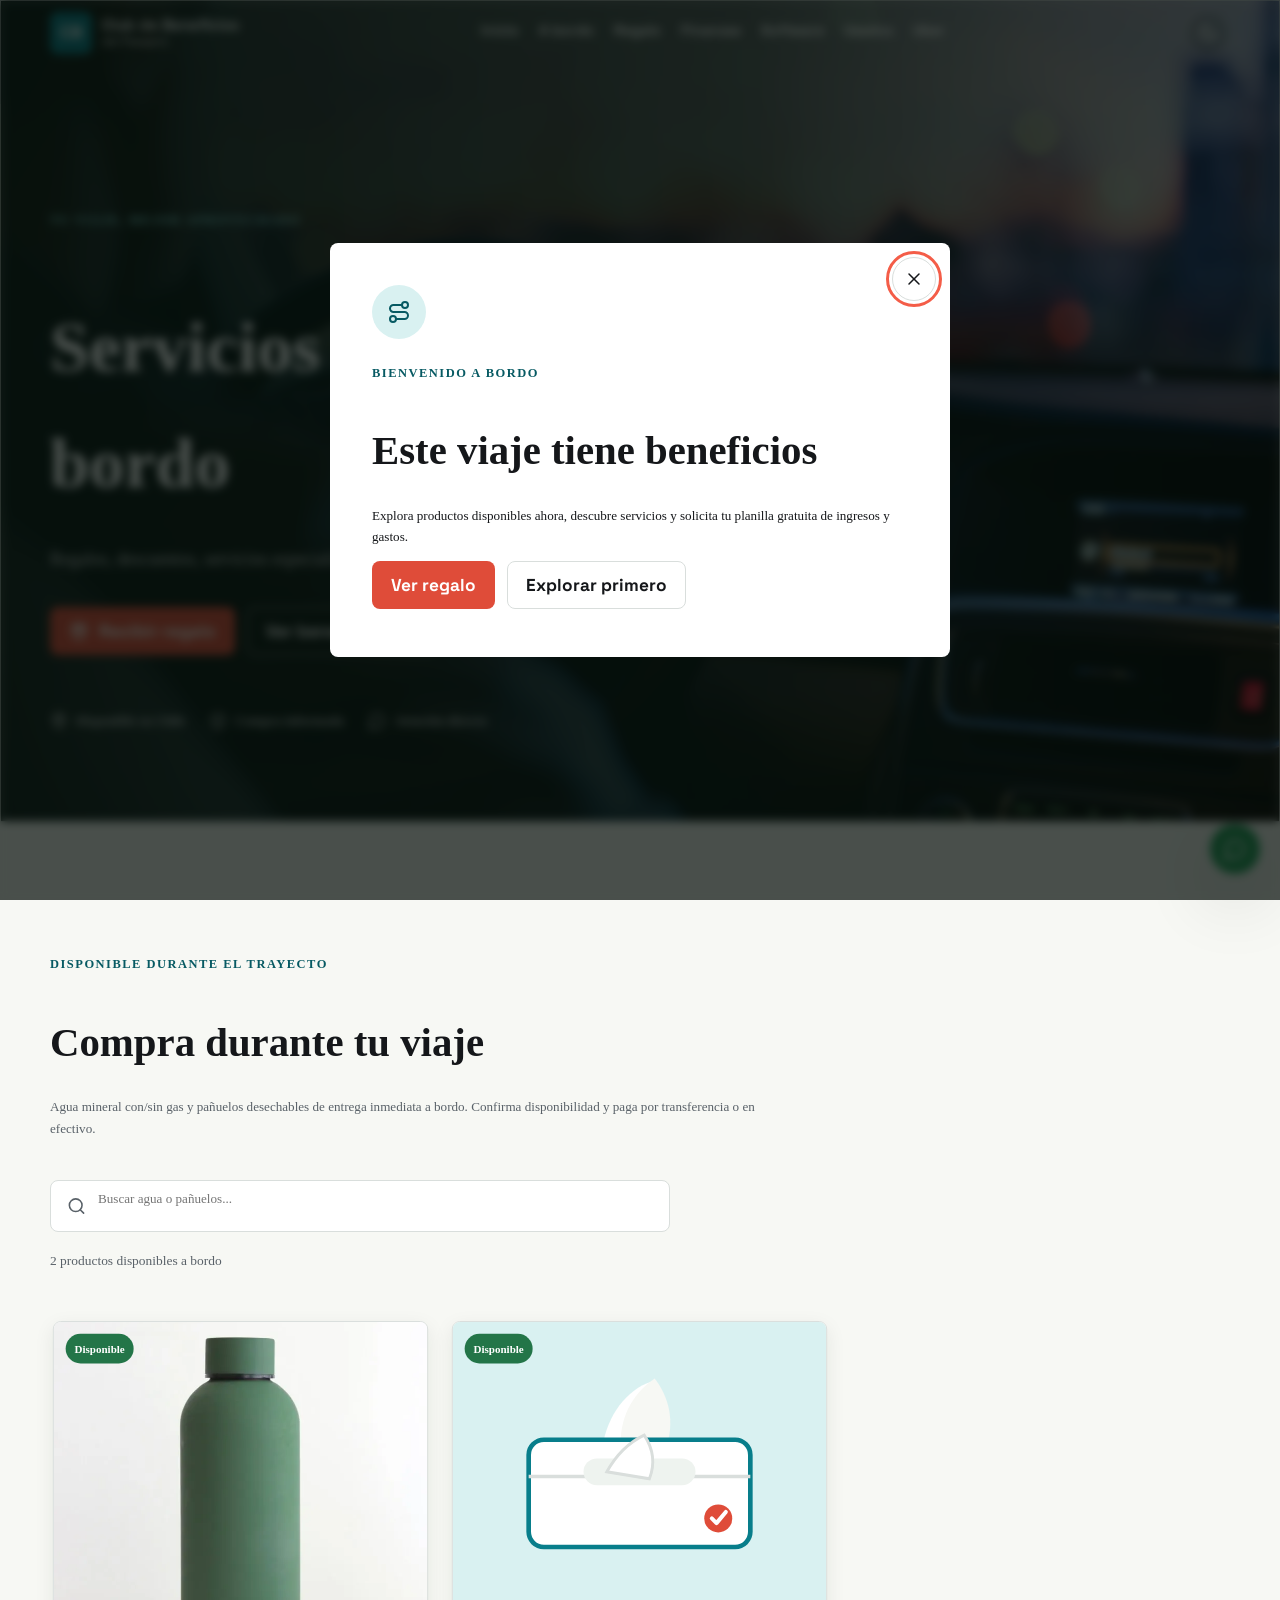
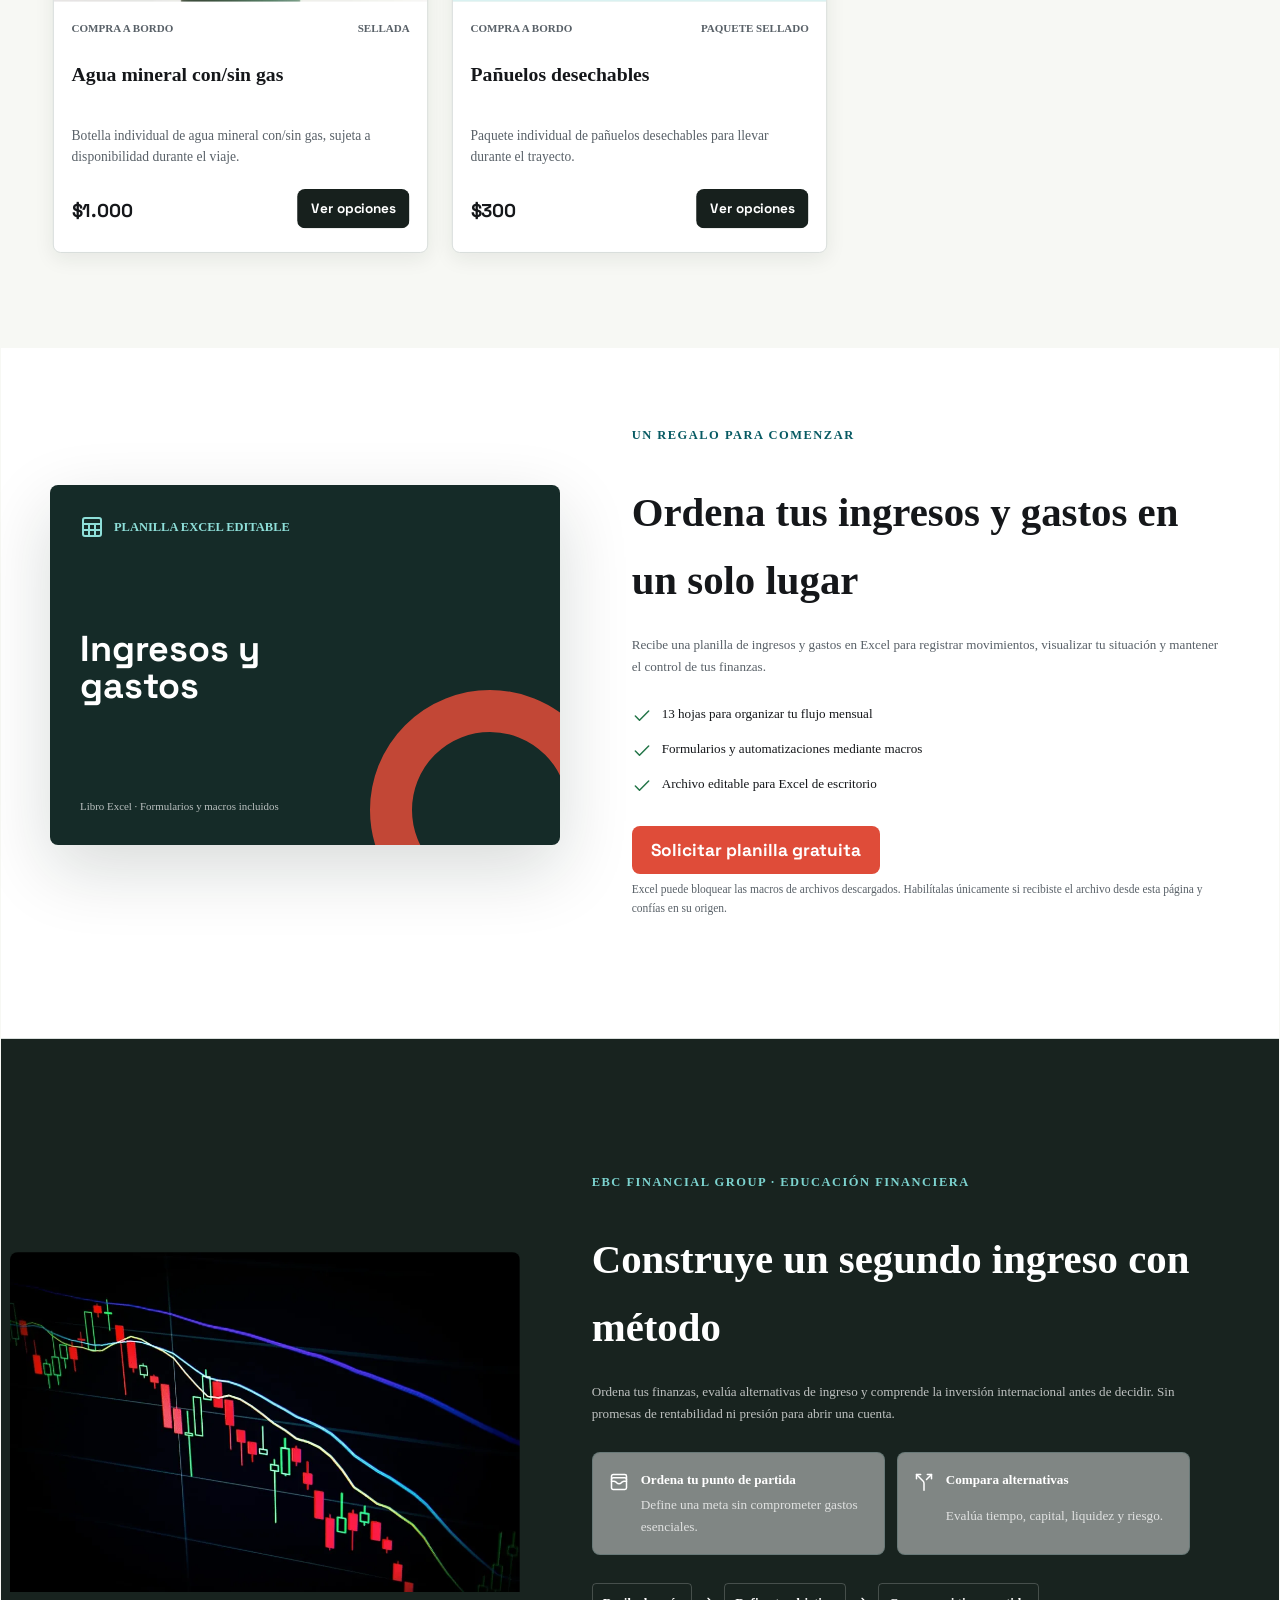
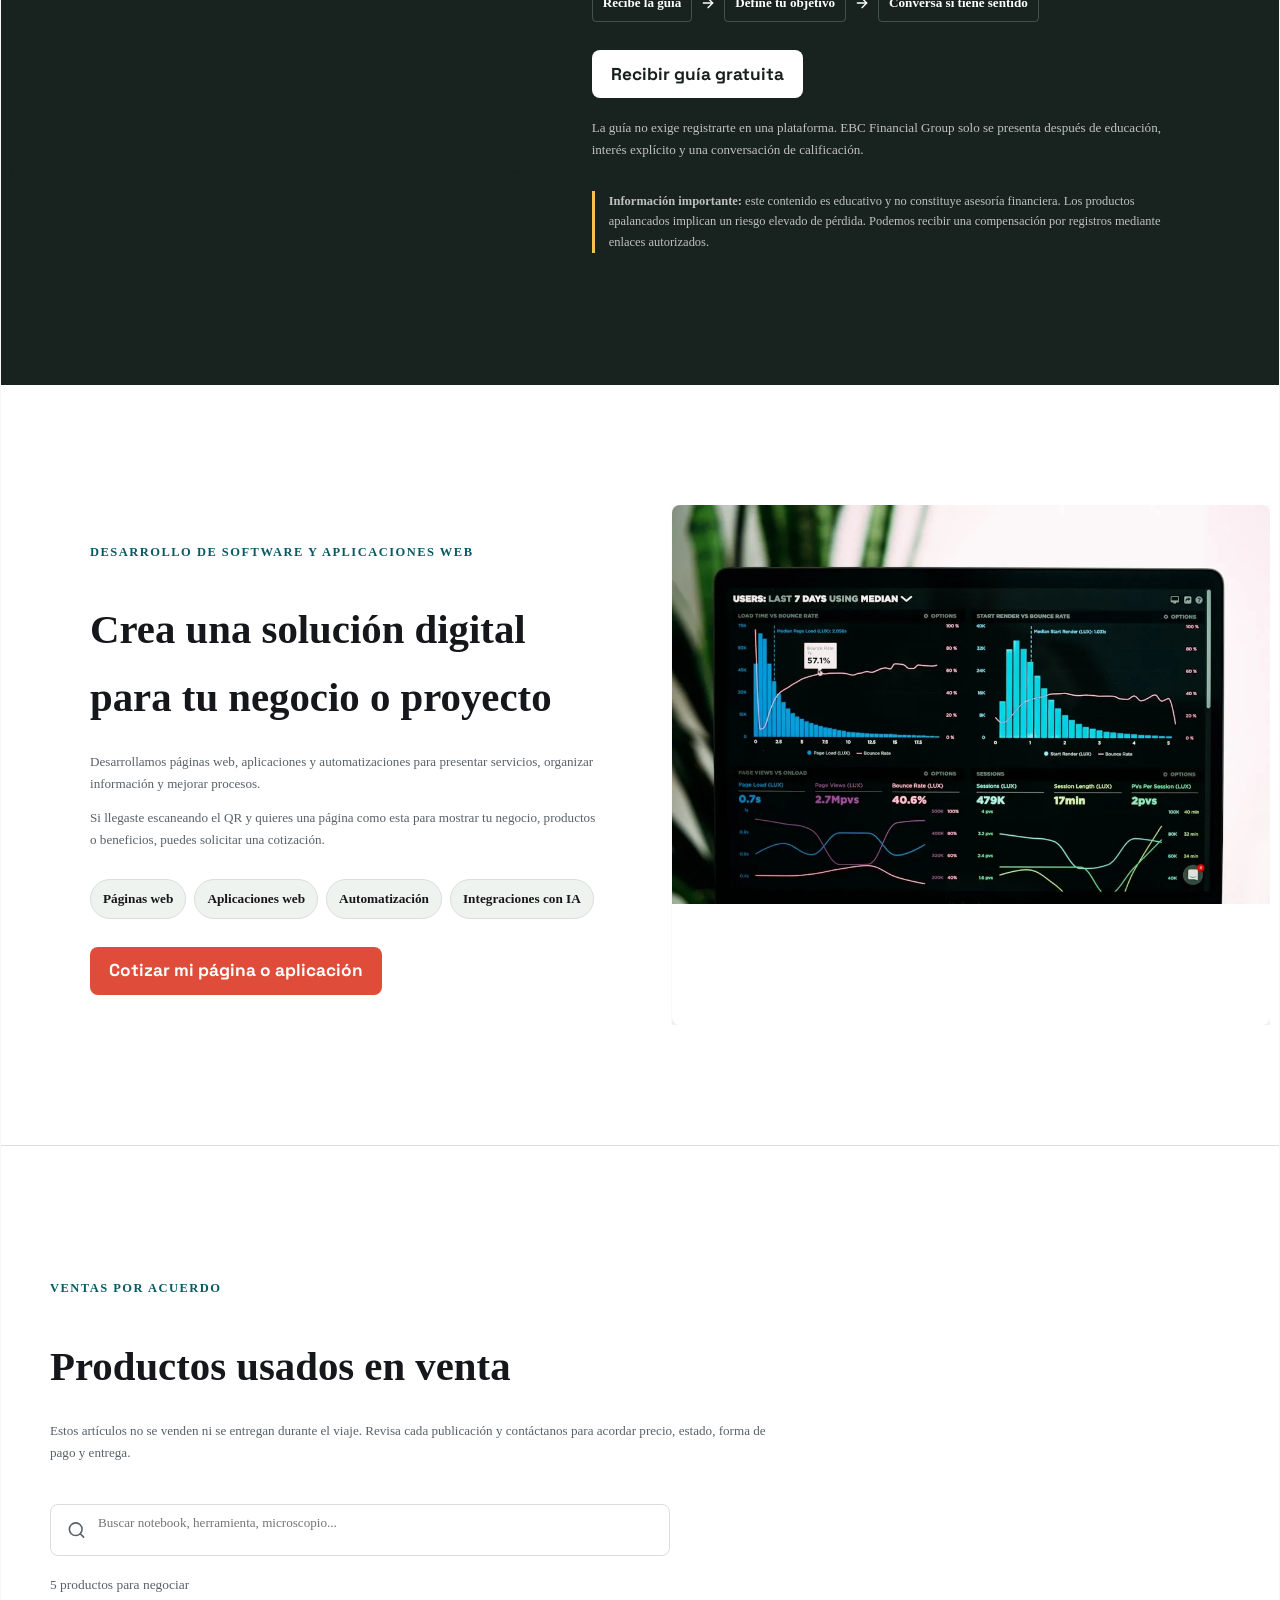
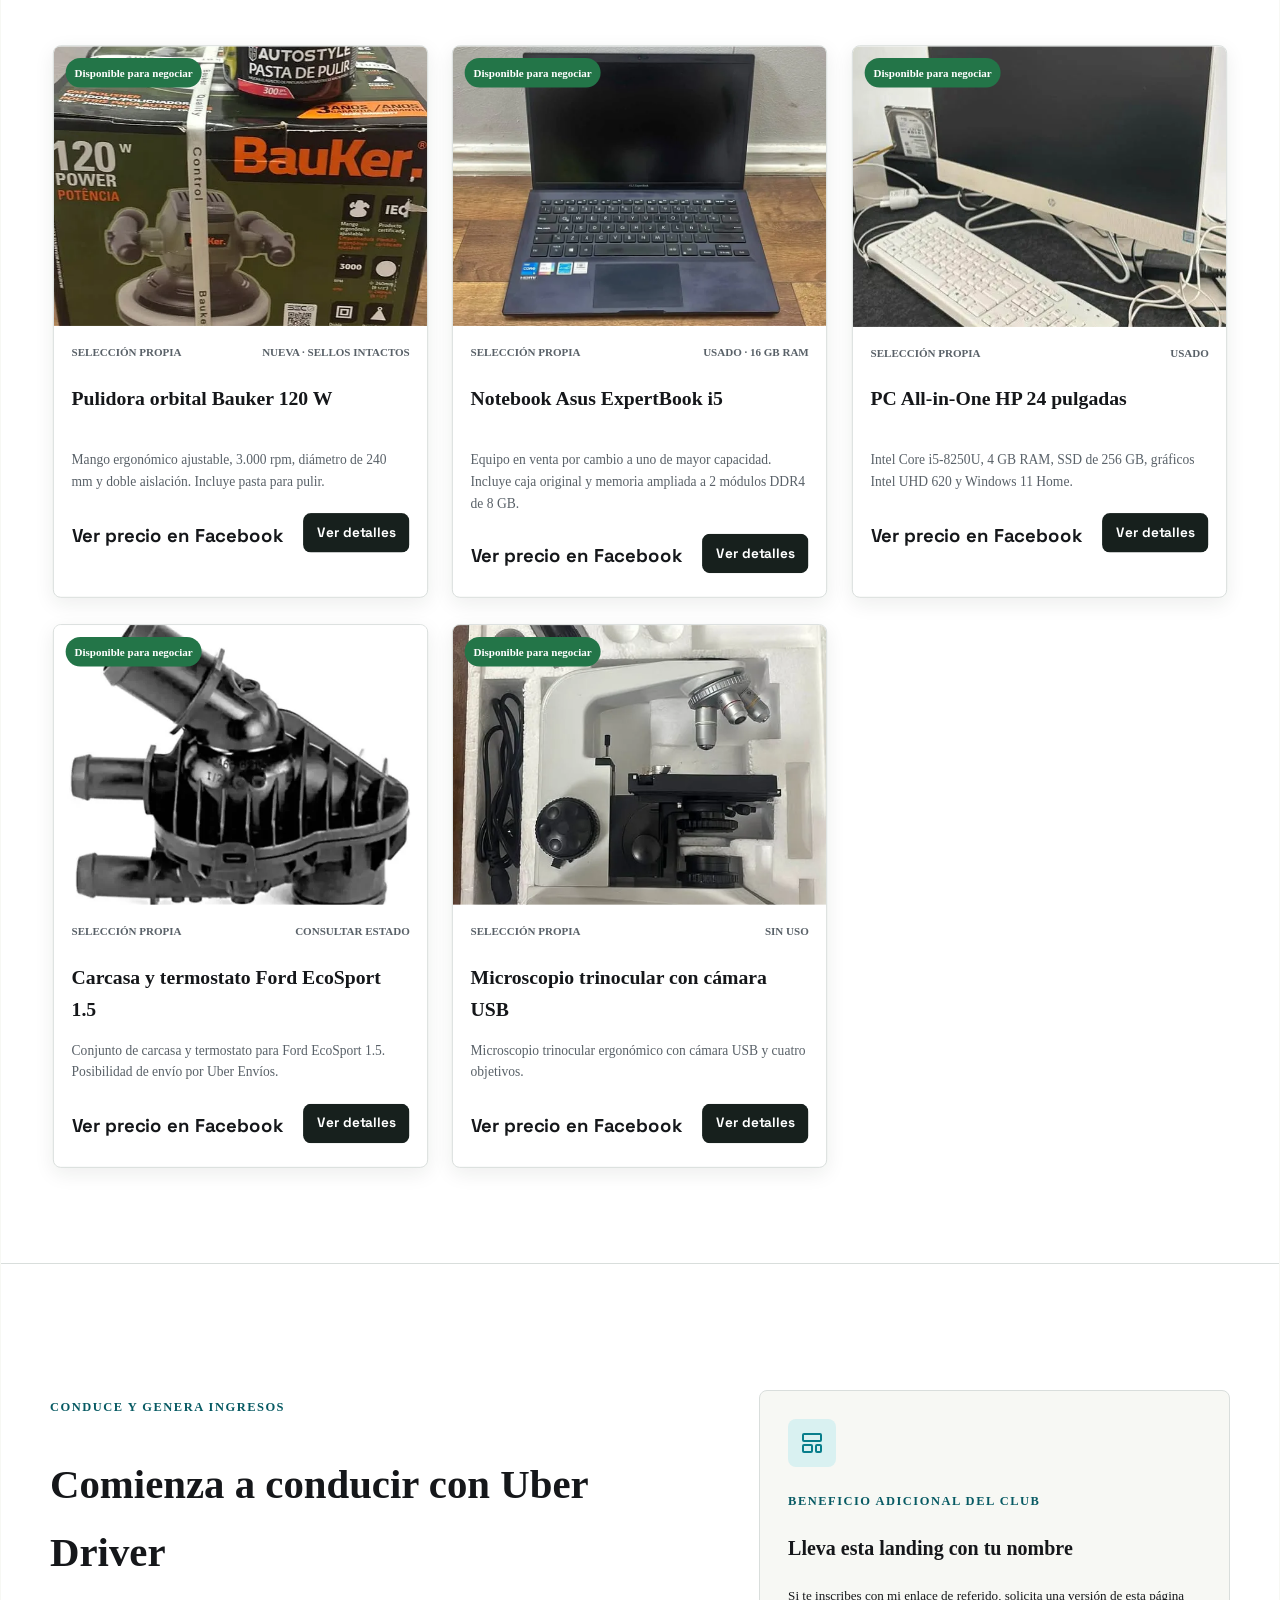
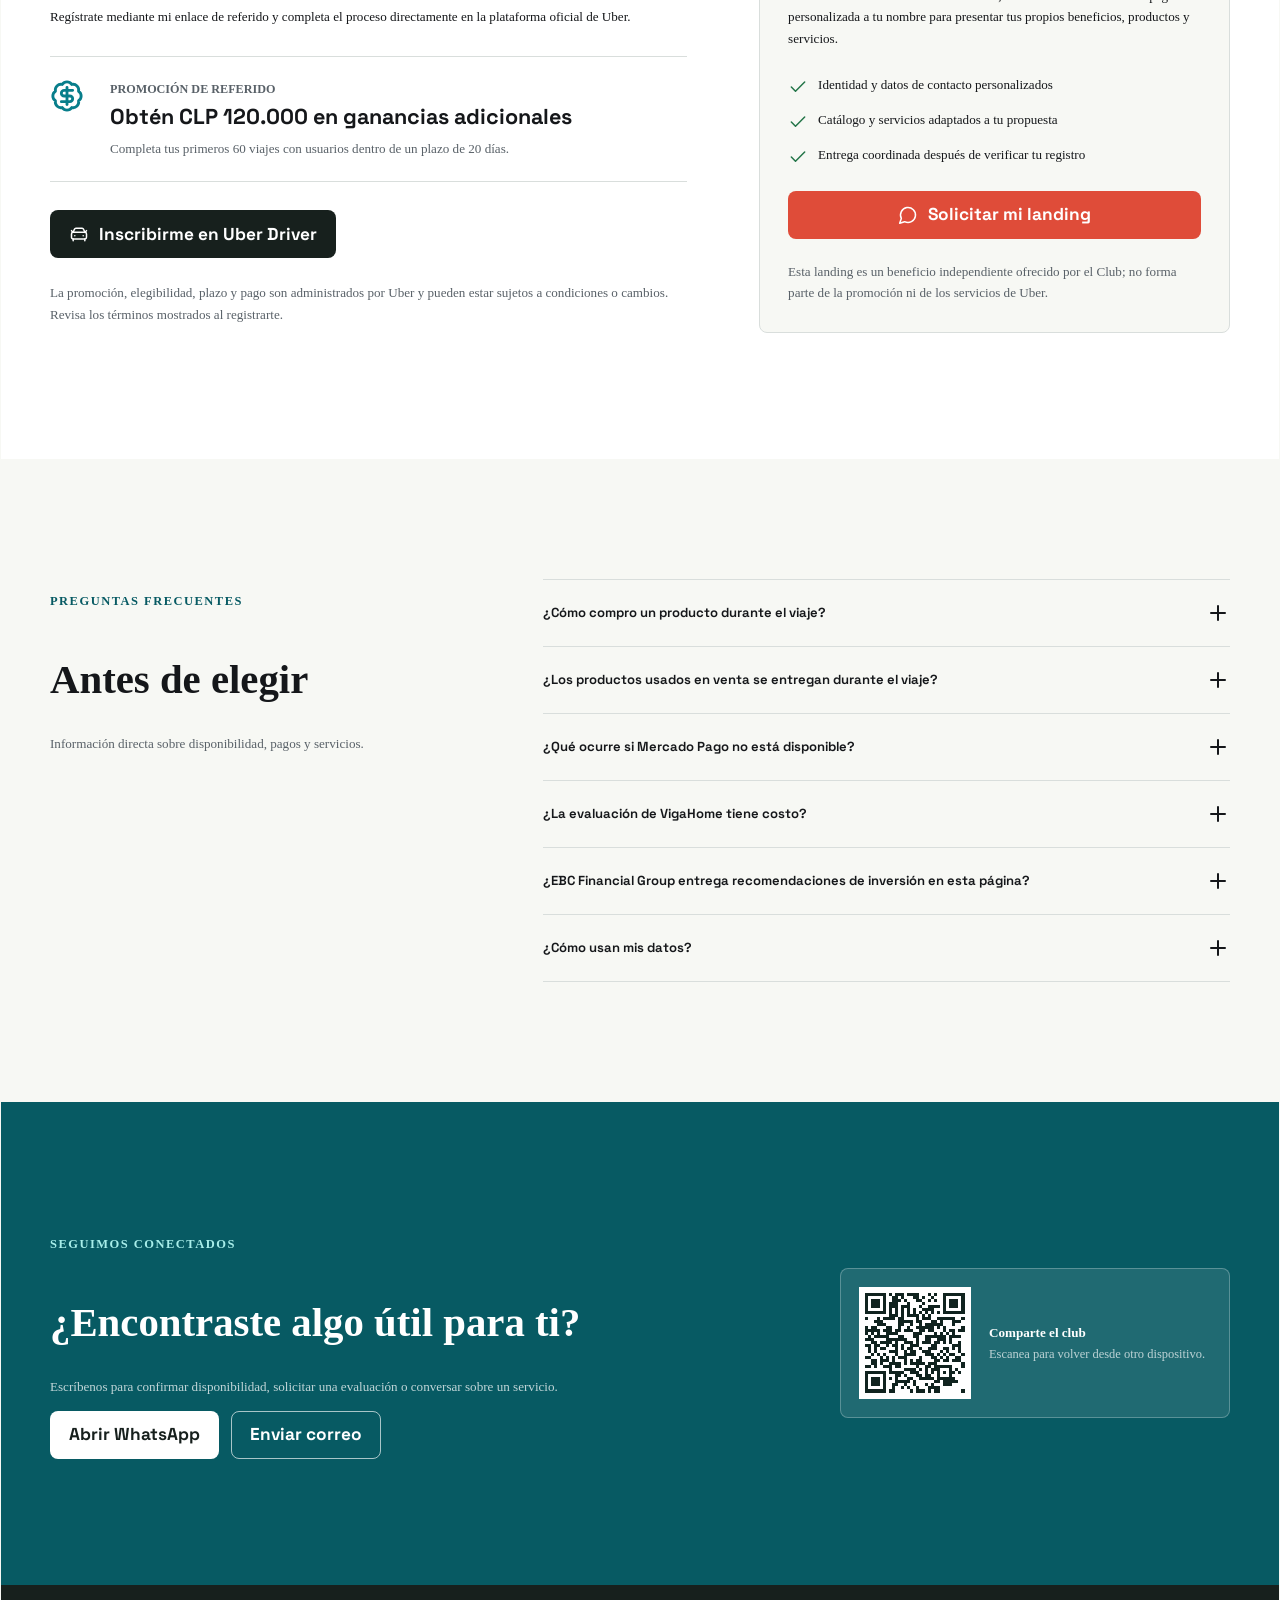
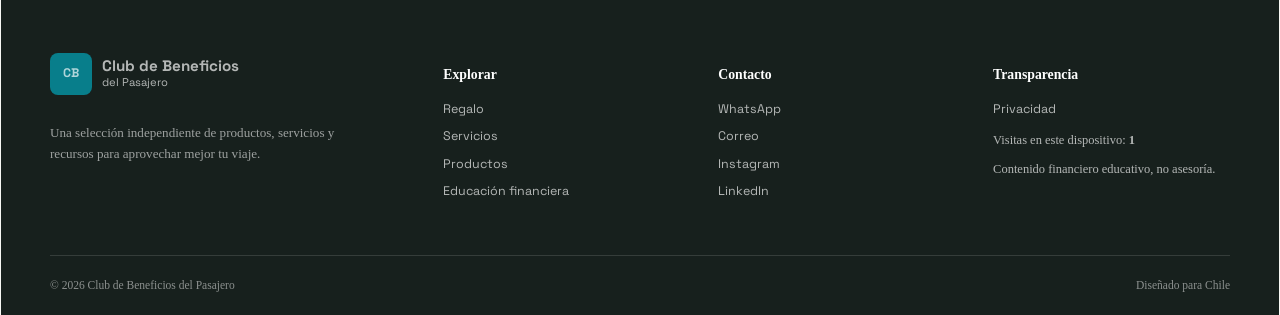
<file: index.html>
<!doctype html>
<html lang="es-CL" data-theme="light">
<head>
  <meta charset="utf-8">
  <meta name="viewport" content="width=device-width, initial-scale=1">
  <meta name="description" content="Regalos, compras a bordo y servicios especializados para pasajeros en Chile.">
  <meta name="theme-color" content="#087e8b">
  <meta name="robots" content="index, follow">
  <link rel="canonical" href="https://xergio1625.github.io/club.beneficios-pasajero/">
  <meta property="og:type" content="website">
  <meta property="og:locale" content="es_CL">
  <meta property="og:title" content="Club de Beneficios del Pasajero">
  <meta property="og:description" content="Servicios para acompañar a bordo: regalos, compras rápidas y oportunidades seleccionadas.">
  <meta property="og:image" content="./assets/images/og-cover.webp">
  <meta property="og:url" content="https://xergio1625.github.io/club.beneficios-pasajero/">
  <meta name="twitter:card" content="summary_large_image">
  <title>Club de Beneficios del Pasajero</title>
  <link rel="icon" href="./assets/icons/favicon.svg" type="image/svg+xml">
  <link rel="preload" href="./assets/fonts/space-grotesk-latin-wght-normal.woff2" as="font" type="font/woff2" crossorigin>
  <link rel="preload" href="./assets/fonts/manrope-latin-wght-normal.woff2" as="font" type="font/woff2" crossorigin>
  <link rel="preload" href="./assets/images/hero-ride.webp" as="image" type="image/webp" fetchpriority="high">
  <link rel="stylesheet" href="./css/tokens.css">
  <link rel="stylesheet" href="./css/styles.css?v=20260726-motion">
  <script type="application/ld+json">
  {
    "@context": "https://schema.org",
    "@type": "WebSite",
    "name": "Club de Beneficios del Pasajero",
    "url": "https://xergio1625.github.io/club.beneficios-pasajero/",
    "inLanguage": "es-CL",
    "description": "Plataforma de beneficios, productos y servicios para pasajeros."
  }
  </script>
</head>
<body>
  <a class="skip-link" href="#main-content">Saltar al contenido</a>

  <header class="site-header" data-header>
    <nav class="navbar container" aria-label="Navegación principal">
      <a class="brand" href="#inicio" aria-label="Club de Beneficios, inicio">
        <span class="brand-mark" aria-hidden="true">CB</span>
        <span class="brand-copy"><strong>Club de Beneficios</strong><small>del Pasajero</small></span>
      </a>
      <div class="nav-links" id="nav-menu" data-nav-menu>
        <a href="#inicio">Inicio</a>
        <a href="#compra-abordo">A bordo</a>
        <a href="#beneficios">Regalo</a>
        <a href="#capital-bridge">Finanzas</a>
        <a href="#smartsoft">Software</a>
        <a href="#productos">Usados</a>
        <a href="#conduce-con-uber">Uber</a>
      </div>
      <div class="nav-actions">
        <button class="icon-button" type="button" data-theme-toggle aria-label="Activar modo oscuro" title="Cambiar tema">
          <i data-lucide="moon" aria-hidden="true"></i>
        </button>
        <button class="icon-button menu-toggle" type="button" data-menu-toggle aria-expanded="false" aria-controls="nav-menu" aria-label="Abrir menú">
          <i data-lucide="menu" aria-hidden="true"></i>
        </button>
      </div>
    </nav>
  </header>

  <main id="main-content">
    <section class="hero" id="inicio" aria-labelledby="hero-title">
      <div class="hero-shade" aria-hidden="true"></div>
      <div class="container hero-content reveal is-visible">
        <p class="eyebrow">Tu viaje, mejor aprovechado</p>
        <h1 id="hero-title">Servicios para acompañar a bordo</h1>
        <p class="hero-lede">Regalos, descuentos, servicios especializados y oportunidades exclusivas mientras viajas.</p>
        <div class="button-row">
          <button class="button button-primary" type="button" data-open-gift>
            <i data-lucide="gift" aria-hidden="true"></i>Recibir regalo
          </button>
          <a class="button button-secondary" href="#beneficios">
            Ver beneficios<i data-lucide="arrow-down" aria-hidden="true"></i>
          </a>
        </div>
        <div class="hero-trust" aria-label="Características del servicio">
          <span><i data-lucide="map-pin" aria-hidden="true"></i>Disponible en Chile</span>
          <span><i data-lucide="shield-check" aria-hidden="true"></i>Compra informada</span>
          <span><i data-lucide="message-circle" aria-hidden="true"></i>Atención directa</span>
        </div>
      </div>
    </section>

    <section class="section catalog-section onboard-section" id="compra-abordo" aria-labelledby="onboard-title">
      <div class="container">
        <div class="section-heading reveal">
          <p class="eyebrow">Disponible durante el trayecto</p>
          <h2 id="onboard-title">Compra durante tu viaje</h2>
          <p>Agua mineral con/sin gas y pañuelos desechables de entrega inmediata a bordo. Confirma disponibilidad y paga por transferencia o en efectivo.</p>
        </div>
        <div class="catalog-tools catalog-tools-single reveal" role="search">
          <label class="search-field"><span class="sr-only">Buscar productos disponibles a bordo</span><i data-lucide="search" aria-hidden="true"></i><input type="search" data-catalog-search="onboard" placeholder="Buscar agua o pañuelos..." autocomplete="off"></label>
        </div>
        <p class="results-status" data-results-status="onboard" aria-live="polite">Cargando productos…</p>
        <div class="product-grid" data-product-grid="onboard" aria-busy="true"></div>
        <noscript><p class="notice">Activa JavaScript para consultar el catálogo dinámico. También puedes pedir disponibilidad por WhatsApp.</p></noscript>
      </div>
    </section>

    <section class="gift-band section" id="beneficios" aria-labelledby="gift-title">
      <div class="container split-layout reveal is-visible">
        <div class="gift-cover" aria-hidden="true">
          <div class="gift-cover-top"><i data-lucide="sheet"></i><span>Planilla Excel editable</span></div>
          <strong>Ingresos y<br>gastos</strong>
          <small>Libro Excel · Formularios y macros incluidos</small>
        </div>
        <div class="section-copy">
          <p class="eyebrow">Un regalo para comenzar</p>
          <h2 id="gift-title">Ordena tus ingresos y gastos en un solo lugar</h2>
          <p>Recibe una planilla de ingresos y gastos en Excel para registrar movimientos, visualizar tu situación y mantener el control de tus finanzas.</p>
          <ul class="check-list">
            <li><i data-lucide="check" aria-hidden="true"></i>13 hojas para organizar tu flujo mensual</li>
            <li><i data-lucide="check" aria-hidden="true"></i>Formularios y automatizaciones mediante macros</li>
            <li><i data-lucide="check" aria-hidden="true"></i>Archivo editable para Excel de escritorio</li>
          </ul>
          <button class="button button-primary" type="button" data-open-gift>Solicitar planilla gratuita</button>
          <p class="form-note">Excel puede bloquear las macros de archivos descargados. Habilítalas únicamente si recibiste el archivo desde esta página y confías en su origen.</p>
        </div>
      </div>
    </section>

    <div id="servicios">
      <section class="service-band finance-band" id="capital-bridge" aria-labelledby="finance-title">
        <div class="container service-layout reveal">
          <div class="service-media"><img src="./assets/images/service-markets.webp" width="800" height="650" loading="lazy" alt="Gráficos financieros en una pantalla de análisis"></div>
          <div class="service-content">
            <p class="eyebrow">EBC Financial Group · Educación financiera</p>
            <h2 id="finance-title">Construye un segundo ingreso con método</h2>
            <p>Ordena tus finanzas, evalúa alternativas de ingreso y comprende la inversión internacional antes de decidir. Sin promesas de rentabilidad ni presión para abrir una cuenta.</p>
            <div class="benefit-grid">
              <div><i data-lucide="wallet-cards"></i><strong>Ordena tu punto de partida</strong><span>Define una meta sin comprometer gastos esenciales.</span></div>
              <div><i data-lucide="split"></i><strong>Compara alternativas</strong><span>Evalúa tiempo, capital, liquidez y riesgo.</span></div>
            </div>
            <div class="finance-steps"><span>Recibe la guía</span><i data-lucide="arrow-right"></i><span>Define tu objetivo</span><i data-lucide="arrow-right"></i><span>Conversa si tiene sentido</span></div>
            <div class="button-row">
              <button class="button button-light" type="button" data-open-finance>Recibir guía gratuita</button>
            </div>
            <p>La guía no exige registrarte en una plataforma. EBC Financial Group solo se presenta después de educación, interés explícito y una conversación de calificación.</p>
            <p class="risk-note"><strong>Información importante:</strong> este contenido es educativo y no constituye asesoría financiera. Los productos apalancados implican un riesgo elevado de pérdida. Podemos recibir una compensación por registros mediante enlaces autorizados.</p>
          </div>
        </div>
      </section>

      <section class="service-band software-band" id="smartsoft" aria-labelledby="software-title">
        <div class="container service-layout service-layout-reverse reveal">
          <div class="service-media"><img src="./assets/images/service-software.webp" width="800" height="650" loading="lazy" alt="Panel digital con gráficos de una aplicación web"></div>
          <div class="service-content">
            <p class="eyebrow">Desarrollo de software y aplicaciones web</p>
            <h2 id="software-title">Crea una solución digital para tu negocio o proyecto</h2>
            <p>Desarrollamos páginas web, aplicaciones y automatizaciones para presentar servicios, organizar información y mejorar procesos.</p>
            <p>Si llegaste escaneando el QR y quieres una página como esta para mostrar tu negocio, productos o beneficios, puedes solicitar una cotización.</p>
            <ul class="feature-pills"><li>Páginas web</li><li>Aplicaciones web</li><li>Automatización</li><li>Integraciones con IA</li></ul>
            <a class="button button-primary" data-whatsapp="smartsoft" href="#contacto">Cotizar mi página o aplicación</a>
          </div>
        </div>
      </section>


    </div>

    <section class="section catalog-section negotiated-section" id="productos" aria-labelledby="negotiated-title">
      <div class="container">
        <div class="section-heading reveal">
          <p class="eyebrow">Ventas por acuerdo</p>
          <h2 id="negotiated-title">Productos usados en venta</h2>
          <p>Estos artículos no se venden ni se entregan durante el viaje. Revisa cada publicación y contáctanos para acordar precio, estado, forma de pago y entrega.</p>
        </div>
        <div class="catalog-tools catalog-tools-single reveal" role="search">
          <label class="search-field"><span class="sr-only">Buscar productos para negociar</span><i data-lucide="search" aria-hidden="true"></i><input type="search" data-catalog-search="negotiated" placeholder="Buscar notebook, herramienta, microscopio..." autocomplete="off"></label>
        </div>
        <p class="results-status" data-results-status="negotiated" aria-live="polite">Cargando productos…</p>
        <div class="product-grid" data-product-grid="negotiated" aria-busy="true"></div>
      </div>
    </section>

    <section class="section driver-referral-section" id="conduce-con-uber" aria-labelledby="driver-referral-title">
      <div class="container">
        <div class="driver-referral-layout reveal">
          <div class="driver-referral-copy">
            <p class="eyebrow">Conduce y genera ingresos</p>
            <h2 id="driver-referral-title">Comienza a conducir con Uber Driver</h2>
            <p>Regístrate mediante mi enlace de referido y completa el proceso directamente en la plataforma oficial de Uber.</p>
            <div class="referral-reward" aria-label="Condiciones del premio de referido">
              <i data-lucide="badge-dollar-sign" aria-hidden="true"></i>
              <div><span>Promoción de referido</span><strong>Obtén CLP 120.000 en ganancias adicionales</strong><p>Completa tus primeros 60 viajes con usuarios dentro de un plazo de 20 días.</p></div>
            </div>
            <div class="button-row">
              <a class="button button-dark" href="https://drivers.uber.com/i/huzxm5b" target="_blank" rel="sponsored noopener noreferrer"><i data-lucide="car-front" aria-hidden="true"></i>Inscribirme en Uber Driver</a>
            </div>
            <p class="referral-terms">La promoción, elegibilidad, plazo y pago son administrados por Uber y pueden estar sujetos a condiciones o cambios. Revisa los términos mostrados al registrarte.</p>
          </div>
          <aside class="landing-referral-offer" aria-labelledby="landing-offer-title">
            <div class="landing-offer-icon"><i data-lucide="layout-template" aria-hidden="true"></i></div>
            <p class="eyebrow">Beneficio adicional del Club</p>
            <h3 id="landing-offer-title">Lleva esta landing con tu nombre</h3>
            <p>Si te inscribes con mi enlace de referido, solicita una versión de esta página personalizada a tu nombre para presentar tus propios beneficios, productos y servicios.</p>
            <ul class="check-list">
              <li><i data-lucide="check" aria-hidden="true"></i>Identidad y datos de contacto personalizados</li>
              <li><i data-lucide="check" aria-hidden="true"></i>Catálogo y servicios adaptados a tu propuesta</li>
              <li><i data-lucide="check" aria-hidden="true"></i>Entrega coordinada después de verificar tu registro</li>
            </ul>
            <a class="button button-primary" data-whatsapp="uber-landing" href="#"><i data-lucide="message-circle" aria-hidden="true"></i>Solicitar mi landing</a>
            <p class="landing-offer-note">Esta landing es un beneficio independiente ofrecido por el Club; no forma parte de la promoción ni de los servicios de Uber.</p>
          </aside>
        </div>
      </div>
    </section>

    <section class="section faq-section" aria-labelledby="faq-title">
      <div class="container faq-layout">
        <div class="section-heading reveal"><p class="eyebrow">Preguntas frecuentes</p><h2 id="faq-title">Antes de elegir</h2><p>Información directa sobre disponibilidad, pagos y servicios.</p></div>
        <div class="faq-list reveal">
          <details><summary>¿Cómo compro un producto durante el viaje?<i data-lucide="plus"></i></summary><p>Confirma disponibilidad con el conductor, elige un método habilitado y presenta el comprobante cuando corresponda.</p></details>
          <details><summary>¿Los productos usados en venta se entregan durante el viaje?<i data-lucide="plus"></i></summary><p>No. Las ventas por acuerdo son independientes de la compra a bordo. El precio, estado, pago y entrega se negocian previamente por Facebook o WhatsApp.</p></details>
          <details><summary>¿Qué ocurre si Mercado Pago no está disponible?<i data-lucide="plus"></i></summary><p>Puedes solicitar los datos de transferencia por WhatsApp o pagar en efectivo si esa opción aparece en el producto.</p></details>
          <details><summary>¿La evaluación de VigaHome tiene costo?<i data-lucide="plus"></i></summary><p>La disponibilidad, cobertura y posibles costos se confirman directamente antes de agendar.</p></details>
          <details><summary>¿EBC Financial Group entrega recomendaciones de inversión en esta página?<i data-lucide="plus"></i></summary><p>No. El contenido es educativo general. No damos señales, promesas de rentabilidad ni recomendaciones personalizadas.</p></details>
          <details><summary>¿Cómo usan mis datos?<i data-lucide="plus"></i></summary><p>Solo se envían a HubSpot cuando das tu consentimiento. No guardamos email ni teléfono en el almacenamiento local del navegador.</p></details>
        </div>
      </div>
    </section>

    <section class="contact-band" id="contacto" aria-labelledby="contact-title">
      <div class="container contact-layout reveal">
        <div><p class="eyebrow">Seguimos conectados</p><h2 id="contact-title">¿Encontraste algo útil para ti?</h2><p>Escríbenos para confirmar disponibilidad, solicitar una evaluación o conversar sobre un servicio.</p><div class="button-row"><a class="button button-light" data-whatsapp="general" href="#">Abrir WhatsApp</a><a class="button button-outline-light" data-email-link href="mailto:contacto@ejemplo.cl">Enviar correo</a></div></div>
        <div class="qr-panel"><div id="qr-code" aria-label="Código QR de esta página"></div><div><strong>Comparte el club</strong><span>Escanea para volver desde otro dispositivo.</span></div></div>
      </div>
    </section>
  </main>

  <footer class="site-footer">
    <div class="container footer-grid">
      <div><a class="brand footer-brand" href="#inicio"><span class="brand-mark">CB</span><span class="brand-copy"><strong>Club de Beneficios</strong><small>del Pasajero</small></span></a><p>Una selección independiente de productos, servicios y recursos para aprovechar mejor tu viaje.</p></div>
      <div><h2>Explorar</h2><a href="#beneficios">Regalo</a><a href="#servicios">Servicios</a><a href="#productos">Productos</a><a href="#capital-bridge">Educación financiera</a></div>
      <div><h2>Contacto</h2><a data-whatsapp="general" href="#">WhatsApp</a><a data-email-link href="mailto:contacto@ejemplo.cl">Correo</a><a data-social-link="instagram" href="#">Instagram</a><a data-social-link="linkedin" href="#">LinkedIn</a></div>
      <div><h2>Transparencia</h2><button class="footer-button" type="button" data-open-privacy>Privacidad</button><span>Visitas en este dispositivo: <strong data-visit-count>1</strong></span><span>Contenido financiero educativo, no asesoría.</span></div>
    </div>
    <div class="container footer-bottom"><span>© <span data-current-year></span> Club de Beneficios del Pasajero</span><span>Diseñado para Chile</span></div>
  </footer>

  <a class="whatsapp-float" data-whatsapp="general" href="#" aria-label="Contactar por WhatsApp"><i data-lucide="message-circle" aria-hidden="true"></i></a>

  <dialog class="modal" id="welcome-dialog" aria-labelledby="welcome-title">
    <div class="modal-card modal-welcome">
      <button class="icon-button modal-close" type="button" data-close-dialog aria-label="Cerrar"><i data-lucide="x"></i></button>
      <div class="modal-icon"><i data-lucide="route"></i></div>
      <p class="eyebrow">Bienvenido a bordo</p>
      <h2 id="welcome-title">Este viaje tiene beneficios</h2>
      <p>Explora productos disponibles ahora, descubre servicios y solicita tu planilla gratuita de ingresos y gastos.</p>
      <div class="button-row"><button class="button button-primary" type="button" data-welcome-gift>Ver regalo</button><button class="button button-quiet" type="button" data-close-dialog>Explorar primero</button></div>
    </div>
  </dialog>

  <dialog class="modal" id="lead-dialog" aria-labelledby="lead-title">
    <div class="modal-card">
      <button class="icon-button modal-close" type="button" data-close-dialog aria-label="Cerrar"><i data-lucide="x"></i></button>
      <p class="eyebrow" data-lead-eyebrow>Plantilla gratuita</p>
      <h2 id="lead-title" data-lead-title>Recibe tu planilla de ingresos y gastos</h2>
      <p data-lead-description>Completa tus datos para descargar la planilla en Excel y ordenar tus ingresos y gastos en un solo lugar.</p>
      <form class="lead-form" id="lead-form" novalidate>
        <input type="hidden" name="leadType" value="gift">
        <p class="form-note">Puedes descargar la planilla sin dejar tus datos. Si quieres, completa los campos opcionales abajo.</p>
        <button class="button button-primary button-full" type="submit"><span data-submit-label>Descargar planilla</span><i data-lucide="download"></i></button>
        <div class="optional-fields">
          <div class="field-row">
            <label><span>Nombre (opcional)</span><input type="text" name="firstname" autocomplete="given-name" maxlength="80"></label>
            <label><span>WhatsApp (opcional)</span><input type="tel" name="phone" autocomplete="tel" inputmode="tel" placeholder="+56 9 1234 5678" maxlength="24"></label>
          </div>
          <label data-email-field><span>Correo electrónico (opcional)</span><input type="email" name="email" autocomplete="email" maxlength="120"></label>
          <label class="checkbox-field"><input type="checkbox" name="generalConsent"><span>Opcional: acepto que mis datos se envíen a HubSpot para gestionar esta solicitud y recibir el recurso.</span></label>
          <label class="checkbox-field followup-consent" hidden><input type="checkbox" name="followupConsent"><span>Quiero recibir por WhatsApp contenido educativo y seguimiento personalizado. Puedo darme de baja cuando quiera.</span></label>
          <label class="checkbox-field financial-consent" hidden><input type="checkbox" name="financialConsent"><span>Acepto recibir información educativa sobre mercados y comunicaciones relacionadas con EBC.</span></label>
          <p class="form-note">No almacenamos estos datos en tu dispositivo. Puedes retirar tu consentimiento en cualquier momento.</p>
        </div>
        <div class="form-status" data-form-status aria-live="polite"></div>
      </form>
    </div>
  </dialog>

  <dialog class="modal" id="privacy-dialog" aria-labelledby="privacy-title">
    <div class="modal-card">
      <button class="icon-button modal-close" type="button" data-close-dialog aria-label="Cerrar"><i data-lucide="x"></i></button>
      <p class="eyebrow">Privacidad</p><h2 id="privacy-title">Tus datos, con un propósito claro</h2>
      <p>Los formularios envían únicamente los datos visibles, consentimientos y atribución de campaña a HubSpot. No almacenamos datos personales en localStorage ni solicitamos información financiera sensible.</p>
      <p>Los datos de contacto y responsables definitivos deben configurarse antes de publicar esta página.</p>
      <button class="button button-dark" type="button" data-close-dialog>Entendido</button>
    </div>
  </dialog>

  <template id="product-template">
    <article class="product-card reveal">
      <div class="product-image-wrap"><img class="product-image" width="640" height="480" loading="lazy" alt=""><span class="availability-badge"></span></div>
      <div class="product-content"><div class="product-meta"><span class="product-brand"></span><span class="product-condition"></span></div><h3 class="product-name"></h3><p class="product-description"></p><div class="product-footer"><strong class="product-price"></strong><button class="button button-small button-dark product-action" type="button">Ver opciones</button></div><div class="payment-options" hidden></div></div>
    </article>
  </template>

  <script type="module" src="./js/app.js?v=20260726-inventory"></script>
</body>
</html>
</file>
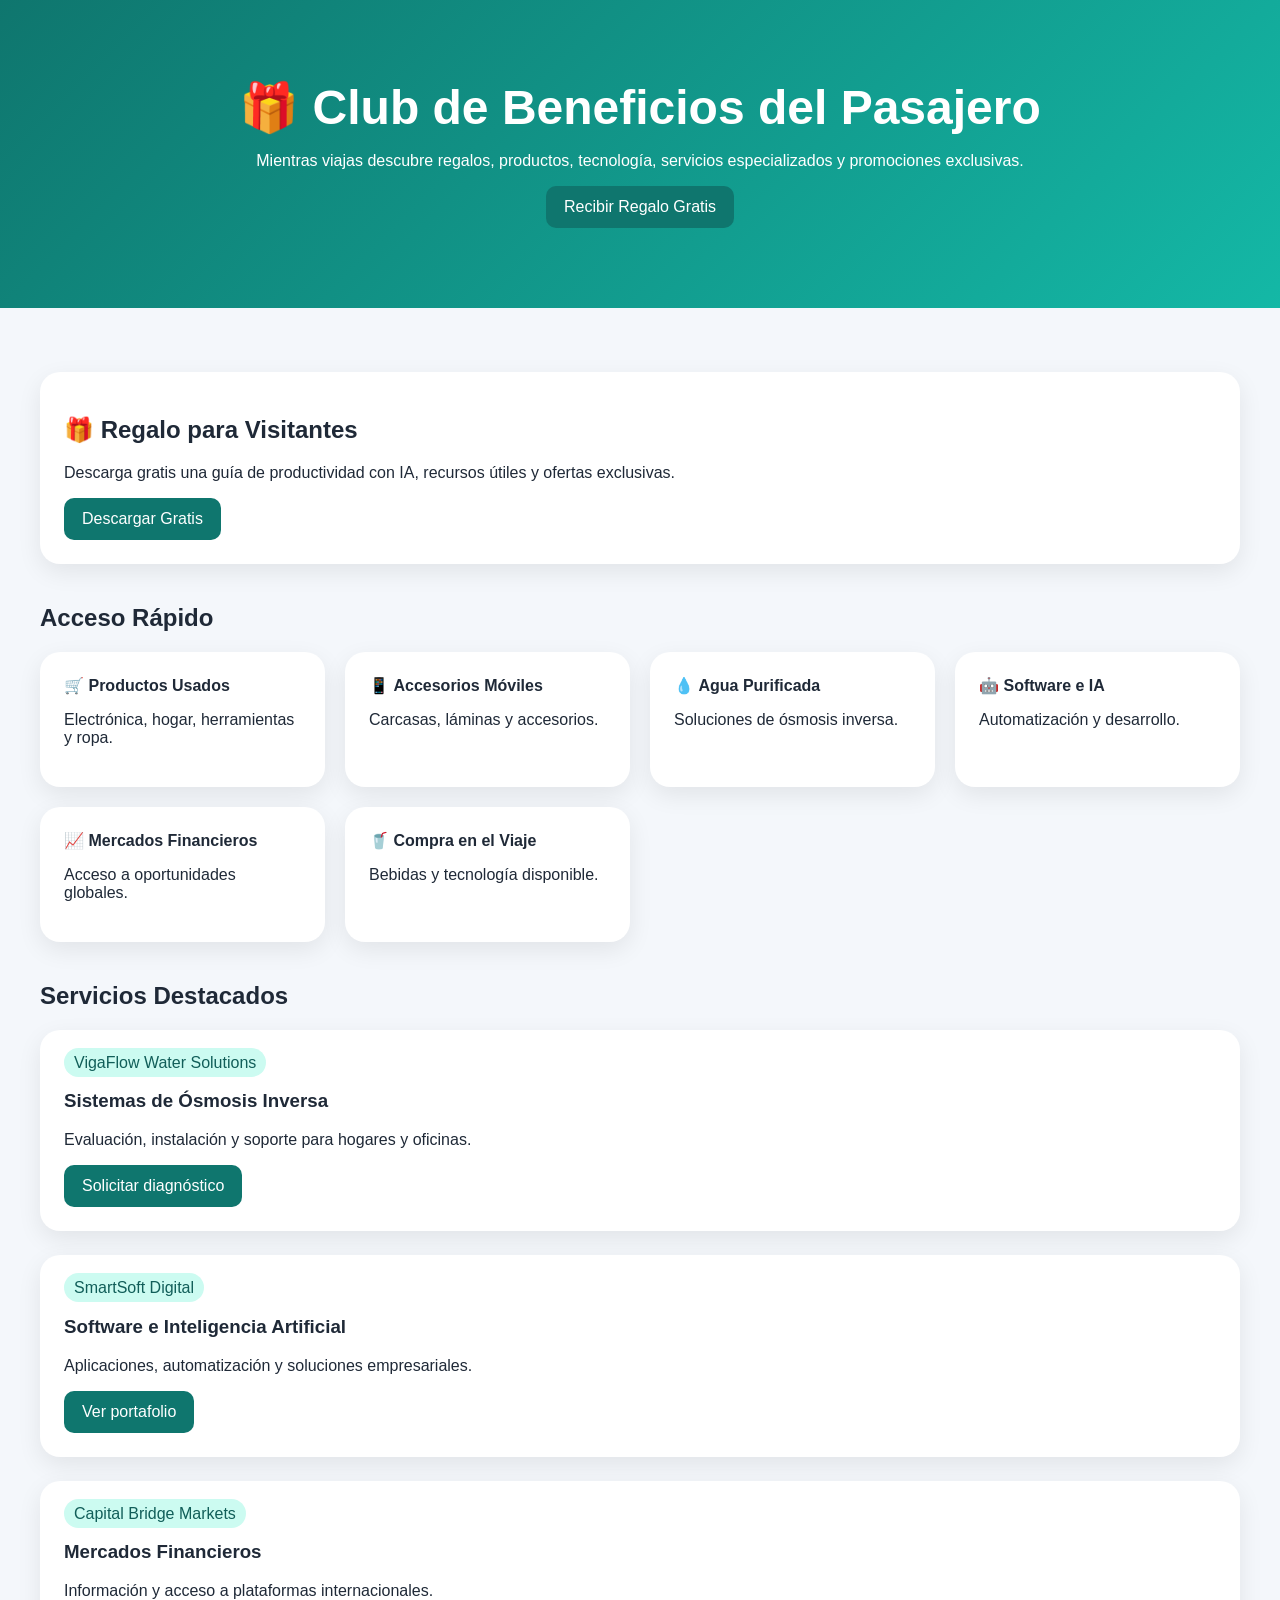
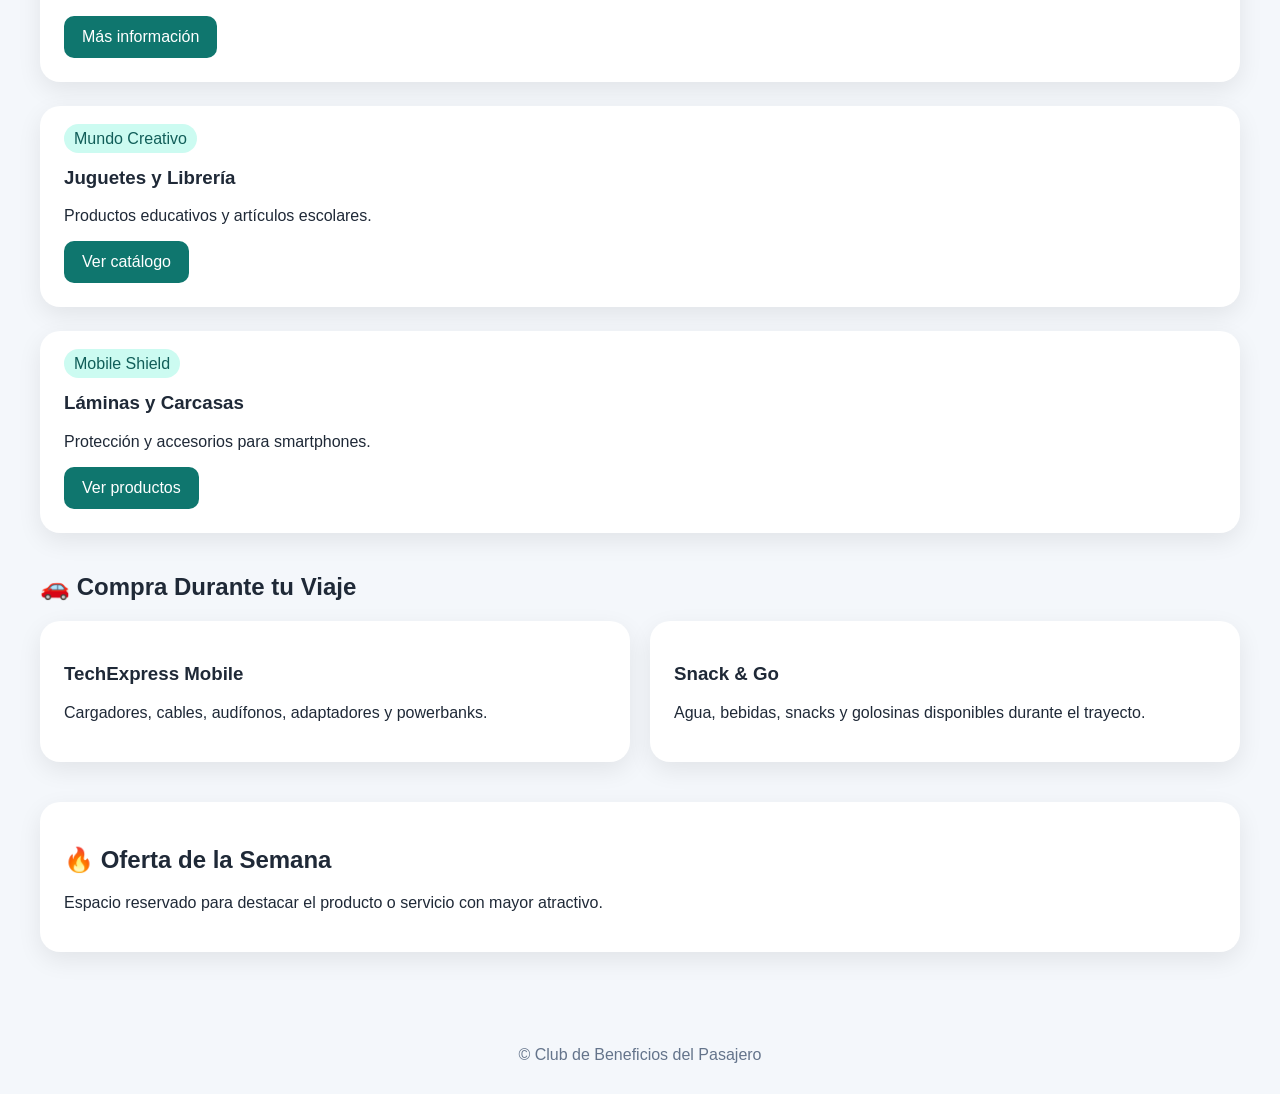
<file: landing_club_beneficios_pasajero.html>
<!DOCTYPE html>
<html lang="es"><head><meta charset="UTF-8"><meta name="viewport" content="width=device-width,initial-scale=1"><title>Club de Beneficios del Pasajero</title>
<style>
body{margin:0;font-family:Segoe UI,Arial,sans-serif;background:#f4f7fb;color:#1f2937}
.hero{background:linear-gradient(135deg,#0f766e,#14b8a6);color:#fff;padding:80px 20px;text-align:center}
.hero h1{font-size:3rem;margin:0}
.wrap{max-width:1200px;margin:auto;padding:24px}
.grid{display:grid;grid-template-columns:repeat(auto-fit,minmax(260px,1fr));gap:20px}
.card,.service{background:#fff;border-radius:20px;padding:24px;box-shadow:0 8px 24px rgba(0,0,0,.08)}
.card:hover,.service:hover{transform:translateY(-4px);transition:.3s}
.section{margin:40px 0}
.btn{display:inline-block;background:#0f766e;color:#fff;text-decoration:none;padding:12px 18px;border-radius:10px}
.service{margin-bottom:24px}
.badge{background:#ccfbf1;color:#115e59;padding:6px 10px;border-radius:999px}
footer{text-align:center;padding:30px;color:#64748b}
</style></head><body>
<div class="hero">
<h1>🎁 Club de Beneficios del Pasajero</h1>
<p>Mientras viajas descubre regalos, productos, tecnología, servicios especializados y promociones exclusivas.</p>
<a class="btn" href="#regalo">Recibir Regalo Gratis</a>
</div>
<div class="wrap">

<section id="regalo" class="section">
<div class="service">
<h2>🎁 Regalo para Visitantes</h2>
<p>Descarga gratis una guía de productividad con IA, recursos útiles y ofertas exclusivas.</p>
<a class="btn" href="#">Descargar Gratis</a>
</div></section>

<section class="section">
<h2>Acceso Rápido</h2>
<div class="grid">
<div class="card">🛒 <b>Productos Usados</b><p>Electrónica, hogar, herramientas y ropa.</p></div>
<div class="card">📱 <b>Accesorios Móviles</b><p>Carcasas, láminas y accesorios.</p></div>
<div class="card">💧 <b>Agua Purificada</b><p>Soluciones de ósmosis inversa.</p></div>
<div class="card">🤖 <b>Software e IA</b><p>Automatización y desarrollo.</p></div>
<div class="card">📈 <b>Mercados Financieros</b><p>Acceso a oportunidades globales.</p></div>
<div class="card">🥤 <b>Compra en el Viaje</b><p>Bebidas y tecnología disponible.</p></div>
</div>
</section>

<section class="section">
<h2>Servicios Destacados</h2>
<div class="service"><span class="badge">VigaFlow Water Solutions</span><h3>Sistemas de Ósmosis Inversa</h3><p>Evaluación, instalación y soporte para hogares y oficinas.</p><a class="btn" href="#">Solicitar diagnóstico</a></div>
<div class="service"><span class="badge">SmartSoft Digital</span><h3>Software e Inteligencia Artificial</h3><p>Aplicaciones, automatización y soluciones empresariales.</p><a class="btn" href="#">Ver portafolio</a></div>
<div class="service"><span class="badge">Capital Bridge Markets</span><h3>Mercados Financieros</h3><p>Información y acceso a plataformas internacionales.</p><a class="btn" href="#">Más información</a></div>
<div class="service"><span class="badge">Mundo Creativo</span><h3>Juguetes y Librería</h3><p>Productos educativos y artículos escolares.</p><a class="btn" href="#">Ver catálogo</a></div>
<div class="service"><span class="badge">Mobile Shield</span><h3>Láminas y Carcasas</h3><p>Protección y accesorios para smartphones.</p><a class="btn" href="#">Ver productos</a></div>
</section>

<section class="section">
<h2>🚗 Compra Durante tu Viaje</h2>
<div class="grid">
<div class="card"><h3>TechExpress Mobile</h3><p>Cargadores, cables, audífonos, adaptadores y powerbanks.</p></div>
<div class="card"><h3>Snack & Go</h3><p>Agua, bebidas, snacks y golosinas disponibles durante el trayecto.</p></div>
</div>
</section>

<section class="section">
<div class="service">
<h2>🔥 Oferta de la Semana</h2>
<p>Espacio reservado para destacar el producto o servicio con mayor atractivo.</p>
</div>
</section>

</div>
<footer>© Club de Beneficios del Pasajero</footer>
</body></html>
</file>
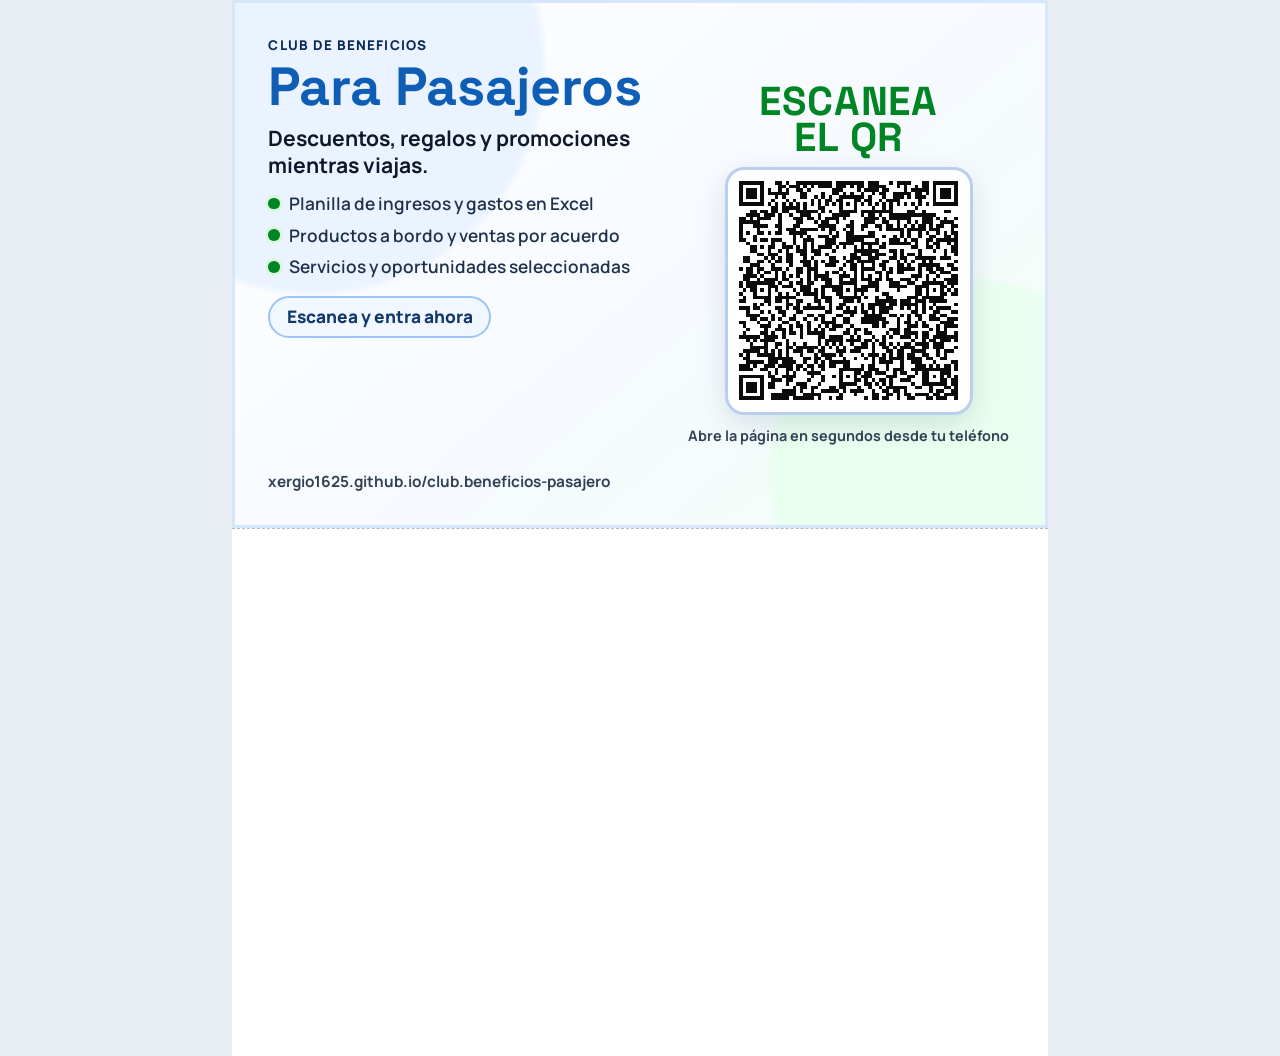
<file: assets/documents/flyer-qr-media-carta.html>
<!doctype html>
<html lang="es-CL">
<head>
  <meta charset="utf-8">
  <meta name="viewport" content="width=device-width, initial-scale=1">
  <title>Flyer QR | Club de Beneficios</title>
  <style>
    @font-face {
      font-family: "Space Grotesk";
      src: url("../fonts/space-grotesk-latin-wght-normal.woff2") format("woff2");
      font-weight: 300 700;
      font-style: normal;
      font-display: swap;
    }

    @font-face {
      font-family: "Manrope";
      src: url("../fonts/manrope-latin-wght-normal.woff2") format("woff2");
      font-weight: 300 800;
      font-style: normal;
      font-display: swap;
    }

    :root {
      --bg: #f7fbff;
      --ink: #071426;
      --brand: #0f5eb6;
      --accent: #008524;
      --soft: #d7e7fb;
      --line: #b9cff0;
    }

    * {
      box-sizing: border-box;
    }

    html,
    body {
      margin: 0;
      padding: 0;
      background: #e8edf3;
      color: var(--ink);
      font-family: "Manrope", "Segoe UI", sans-serif;
    }

    .sheet {
      width: 8.5in;
      min-height: 11in;
      margin: 0 auto;
      background: #fff;
      position: relative;
      overflow: hidden;
    }

    .cut-guide {
      position: absolute;
      left: 0;
      right: 0;
      top: 5.5in;
      border-top: 1px dashed #a9a9a9;
      opacity: 0.8;
      pointer-events: none;
    }

    .flyer {
      width: 8.5in;
      height: 5.5in;
      padding: 0.38in;
      display: grid;
      grid-template-columns: 1.2fr 1fr;
      gap: 0.28in;
      background:
        radial-gradient(circle at 10% 12%, #eaf3ff 0 26%, transparent 27%),
        radial-gradient(circle at 90% 90%, #e9fff0 0 22%, transparent 23%),
        linear-gradient(140deg, #ffffff 0%, #f6faff 55%, #f2fff6 100%);
      position: relative;
      isolation: isolate;
    }

    .flyer::before {
      content: "";
      position: absolute;
      inset: 0;
      border: 3px solid var(--soft);
      z-index: -1;
      pointer-events: none;
    }

    .content {
      display: flex;
      flex-direction: column;
      justify-content: space-between;
      min-width: 0;
    }

    .eyebrow {
      margin: 0;
      letter-spacing: 0.08em;
      text-transform: uppercase;
      font-size: 0.14in;
      font-weight: 800;
      color: #0a2b58;
    }

    h1 {
      margin: 0.07in 0 0.12in;
      font-family: "Space Grotesk", "Segoe UI", sans-serif;
      font-size: 0.56in;
      line-height: 0.95;
      text-wrap: balance;
      color: var(--brand);
    }

    .lead {
      margin: 0;
      font-size: 0.22in;
      line-height: 1.3;
      font-weight: 700;
      color: #0f172a;
    }

    .benefits {
      margin: 0.14in 0 0;
      padding: 0;
      list-style: none;
      display: grid;
      gap: 0.09in;
      font-size: 0.18in;
      font-weight: 600;
      color: #1d304c;
    }

    .benefits li {
      display: flex;
      align-items: center;
      gap: 0.09in;
    }

    .dot {
      width: 0.12in;
      height: 0.12in;
      border-radius: 50%;
      background: var(--accent);
      flex-shrink: 0;
      box-shadow: 0 0 0 3px #d9f8df;
    }

    .cta {
      margin-top: 0.18in;
      display: inline-flex;
      width: fit-content;
      align-items: center;
      border: 2px solid #9cc4f7;
      border-radius: 999px;
      padding: 0.08in 0.17in;
      font-size: 0.18in;
      font-weight: 800;
      color: #11386b;
      background: #f0f7ff;
    }

    .url {
      margin: 0.12in 0 0;
      font-size: 0.16in;
      color: #334155;
      font-weight: 700;
      word-break: break-word;
    }

    .qr-column {
      display: grid;
      place-items: center;
      align-content: center;
      gap: 0.12in;
      min-width: 0;
    }

    .scan-label {
      margin: 0;
      font-family: "Space Grotesk", "Segoe UI", sans-serif;
      font-size: 0.42in;
      line-height: 0.9;
      font-weight: 700;
      color: var(--accent);
      text-align: center;
      letter-spacing: 0.02em;
    }

    .qr-frame {
      background: #fff;
      border: 3px solid var(--line);
      border-radius: 0.2in;
      padding: 0.12in;
      box-shadow: 0 10px 30px rgba(5, 35, 72, 0.12);
    }

    #qr-code {
      width: 2.28in;
      height: 2.28in;
      display: grid;
      place-items: center;
    }

    #qr-code canvas,
    #qr-code img {
      width: 100% !important;
      height: 100% !important;
      image-rendering: pixelated;
    }

    .qr-note {
      margin: 0;
      font-size: 0.15in;
      text-align: center;
      color: #334155;
      font-weight: 700;
    }

    .bottom-copy {
      margin: 0;
      text-align: center;
      font-size: 0.16in;
      color: #1f2937;
      font-weight: 700;
    }

    @page {
      size: letter portrait;
      margin: 0;
    }

    @media print {
      html,
      body {
        background: #fff;
      }

      .sheet {
        margin: 0;
      }

      * {
        -webkit-print-color-adjust: exact;
        print-color-adjust: exact;
      }
    }
  </style>
</head>
<body>
  <main class="sheet">
    <article class="flyer">
      <section class="content" aria-label="Texto principal del flyer">
        <div>
          <p class="eyebrow">Club de Beneficios</p>
          <h1>Para Pasajeros</h1>
          <p class="lead">Descuentos, regalos y promociones mientras viajas.</p>
          <ul class="benefits">
            <li><span class="dot" aria-hidden="true"></span>Planilla de ingresos y gastos en Excel</li>
            <li><span class="dot" aria-hidden="true"></span>Productos a bordo y ventas por acuerdo</li>
            <li><span class="dot" aria-hidden="true"></span>Servicios y oportunidades seleccionadas</li>
          </ul>
          <span class="cta">Escanea y entra ahora</span>
        </div>
        <p class="url">xergio1625.github.io/club.beneficios-pasajero</p>
      </section>

      <section class="qr-column" aria-label="Código QR">
        <p class="scan-label">ESCANEA<br>EL QR</p>
        <div class="qr-frame">
          <div id="qr-code" aria-label="Código QR de acceso a la landing"></div>
        </div>
        <p class="qr-note">Abre la página en segundos desde tu teléfono</p>
      </section>
    </article>

    <div class="cut-guide" aria-hidden="true"></div>
  </main>

  <script src="../icons/qrcode.min.js"></script>
  <script>
    (function () {
      const targetUrl = "https://xergio1625.github.io/club.beneficios-pasajero/?source=flyer&utm_source=flyer-impreso&utm_campaign=club-beneficios";
      const container = document.getElementById("qr-code");
      if (!container || !window.QRCode) return;

      container.innerHTML = "";
      new window.QRCode(container, {
        text: targetUrl,
        width: 620,
        height: 620,
        colorDark: "#0b0b0b",
        colorLight: "#ffffff",
        correctLevel: window.QRCode.CorrectLevel.H
      });
    })();
  </script>
</body>
</html>
</file>
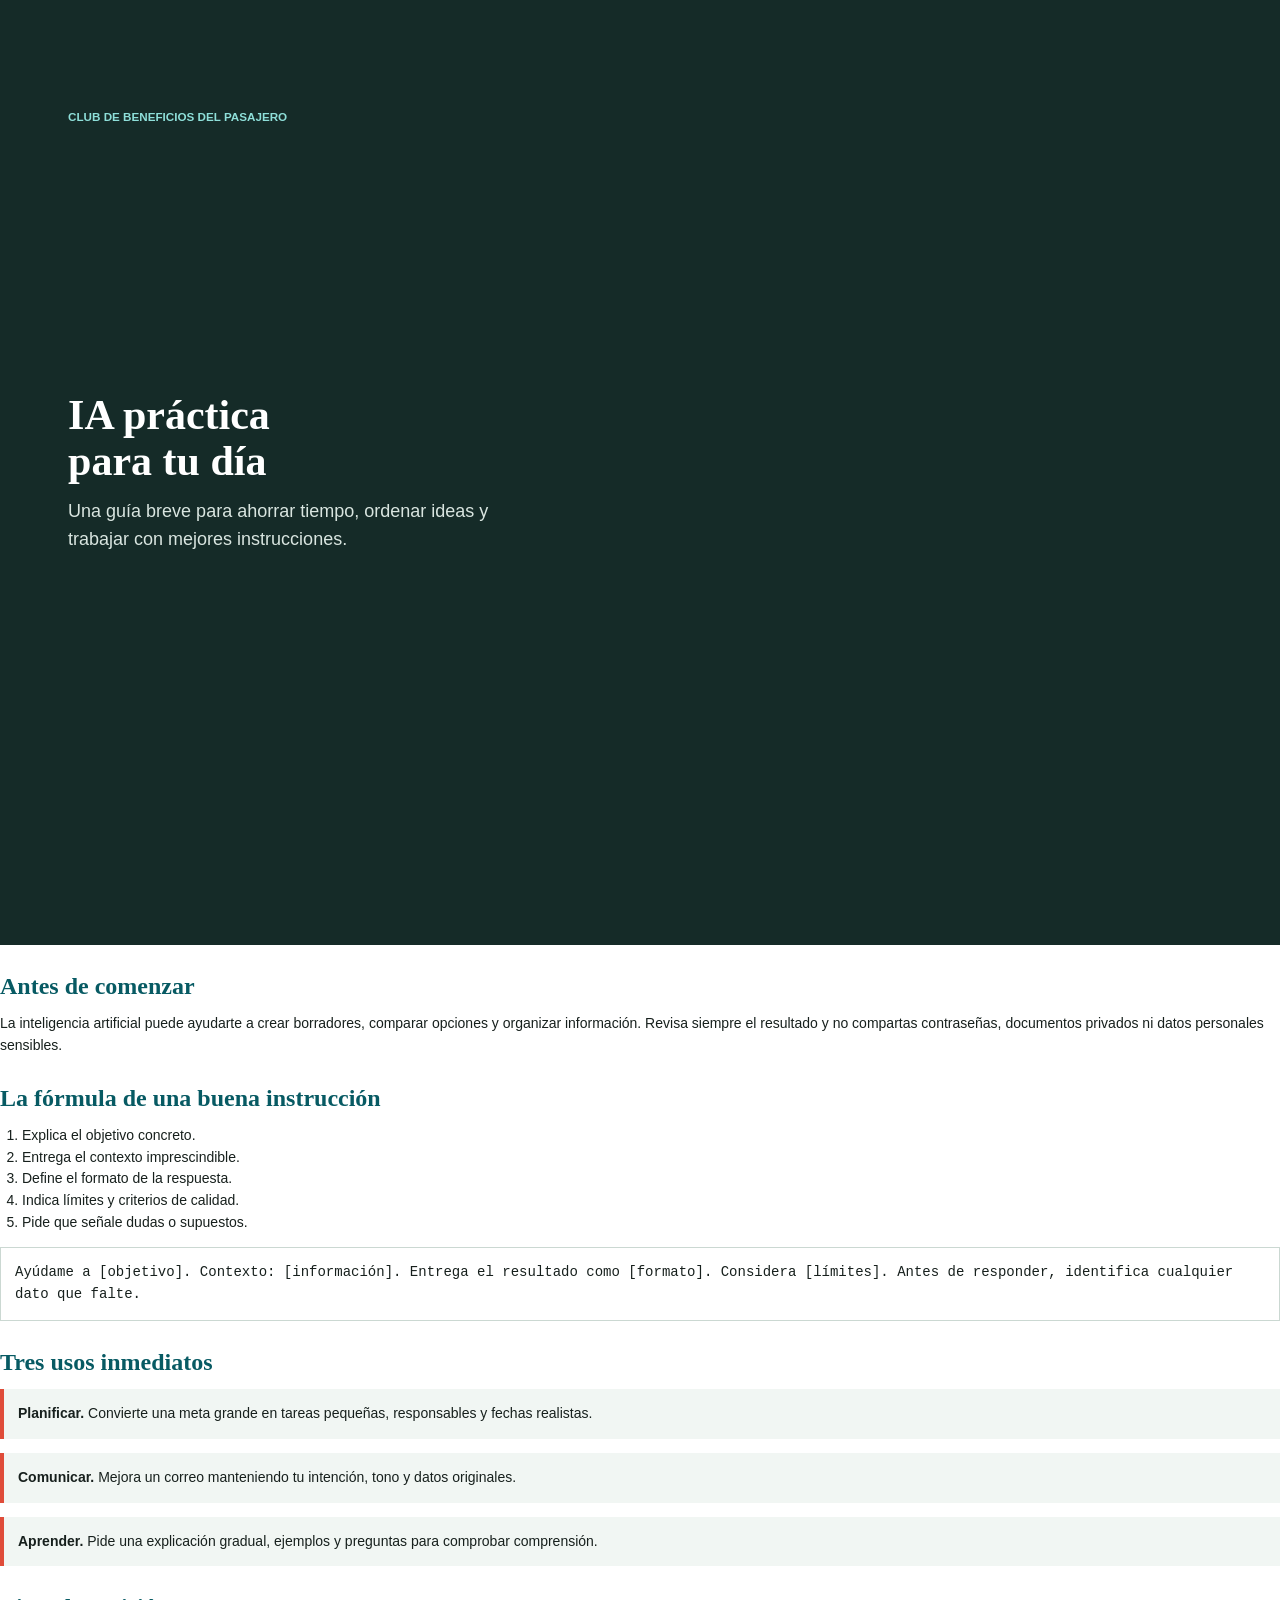
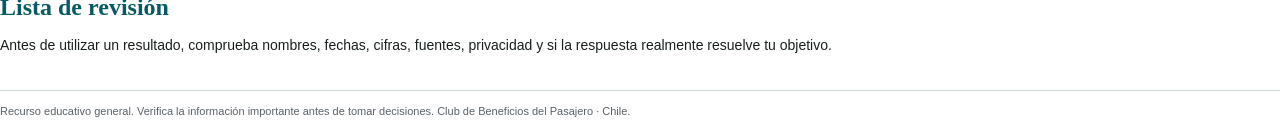
<file: assets/documents/guia-ia-practica.html>
<!doctype html>
<html lang="es-CL">
<head>
  <meta charset="utf-8">
  <title>IA práctica para tu día</title>
  <style>
    @page { size: A4; margin: 18mm; }
    * { box-sizing: border-box; }
    body { margin: 0; color: #17201d; font: 14px/1.55 "Segoe UI", sans-serif; }
    h1, h2 { margin: 0 0 14px; font-family: Georgia, serif; line-height: 1.1; }
    h1 { font-size: 42px; }
    h2 { margin-top: 28px; color: #075a63; font-size: 24px; }
    p { margin: 0 0 12px; }
    .cover { min-height: 250mm; padding: 28mm 18mm; background: #152b28; color: #fff; }
    .cover small { color: #8edfd9; font-weight: 700; text-transform: uppercase; }
    .cover h1 { margin-top: 70mm; }
    .cover p { max-width: 430px; color: #d9e5e0; font-size: 18px; }
    .page { break-before: page; }
    .tip { margin: 14px 0; padding: 14px; border-left: 4px solid #df4c39; background: #f1f6f3; }
    .prompt { margin: 12px 0; padding: 14px; border: 1px solid #cbd8d2; font-family: Consolas, monospace; }
    ol { padding-left: 22px; }
    footer { margin-top: 34px; padding-top: 12px; border-top: 1px solid #cbd8d2; color: #596168; font-size: 11px; }
  </style>
</head>
<body>
  <section class="cover">
    <small>Club de Beneficios del Pasajero</small>
    <h1>IA práctica<br>para tu día</h1>
    <p>Una guía breve para ahorrar tiempo, ordenar ideas y trabajar con mejores instrucciones.</p>
  </section>
  <main class="page">
    <h2>Antes de comenzar</h2>
    <p>La inteligencia artificial puede ayudarte a crear borradores, comparar opciones y organizar información. Revisa siempre el resultado y no compartas contraseñas, documentos privados ni datos personales sensibles.</p>
    <h2>La fórmula de una buena instrucción</h2>
    <ol>
      <li>Explica el objetivo concreto.</li>
      <li>Entrega el contexto imprescindible.</li>
      <li>Define el formato de la respuesta.</li>
      <li>Indica límites y criterios de calidad.</li>
      <li>Pide que señale dudas o supuestos.</li>
    </ol>
    <div class="prompt">Ayúdame a [objetivo]. Contexto: [información]. Entrega el resultado como [formato]. Considera [límites]. Antes de responder, identifica cualquier dato que falte.</div>
    <h2>Tres usos inmediatos</h2>
    <div class="tip"><strong>Planificar.</strong> Convierte una meta grande en tareas pequeñas, responsables y fechas realistas.</div>
    <div class="tip"><strong>Comunicar.</strong> Mejora un correo manteniendo tu intención, tono y datos originales.</div>
    <div class="tip"><strong>Aprender.</strong> Pide una explicación gradual, ejemplos y preguntas para comprobar comprensión.</div>
    <h2>Lista de revisión</h2>
    <p>Antes de utilizar un resultado, comprueba nombres, fechas, cifras, fuentes, privacidad y si la respuesta realmente resuelve tu objetivo.</p>
    <footer>Recurso educativo general. Verifica la información importante antes de tomar decisiones. Club de Beneficios del Pasajero · Chile.</footer>
  </main>
</body>
</html>
</file>
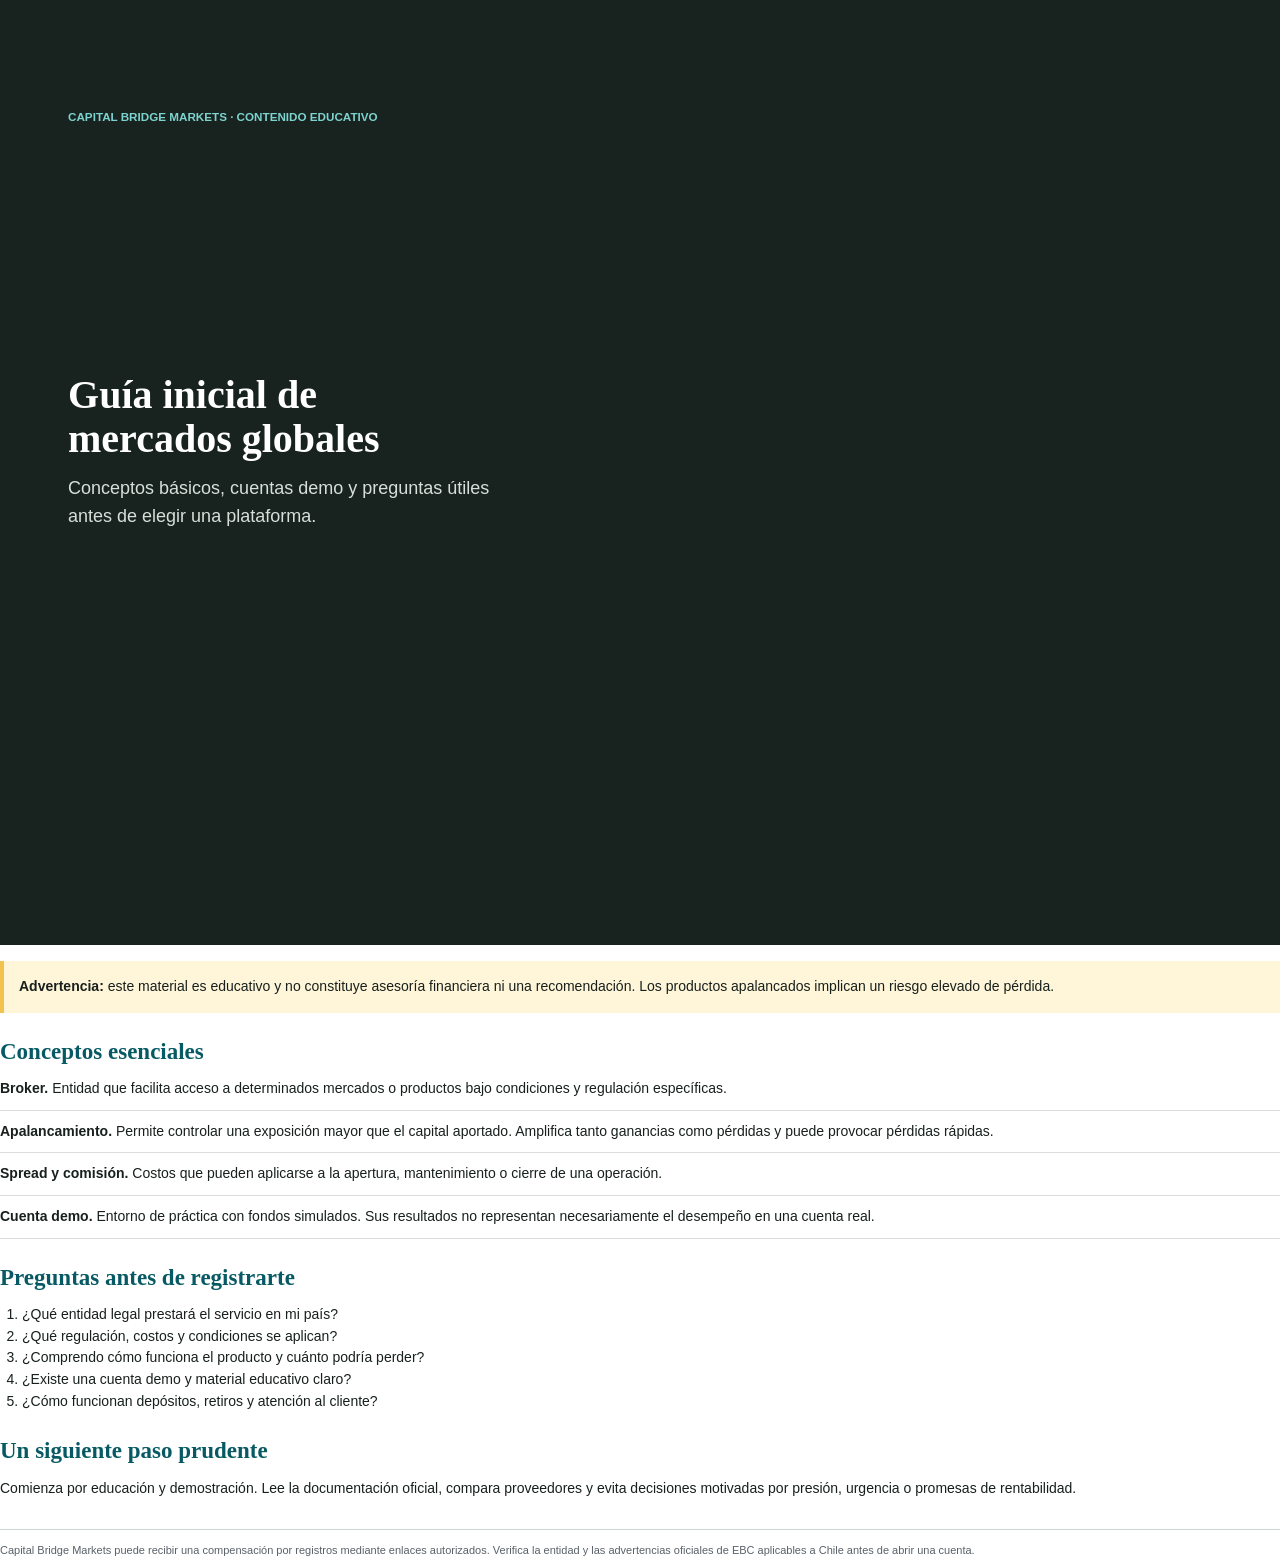
<file: assets/documents/guia-mercados-globales.html>
<!doctype html>
<html lang="es-CL">
<head>
  <meta charset="utf-8">
  <title>Guía inicial de mercados globales</title>
  <style>
    @page { size: A4; margin: 18mm; }
    * { box-sizing: border-box; }
    body { margin: 0; color: #17201d; font: 14px/1.55 "Segoe UI", sans-serif; }
    h1, h2 { margin: 0 0 14px; font-family: Georgia, serif; line-height: 1.1; }
    h1 { font-size: 40px; }
    h2 { margin-top: 26px; color: #075a63; font-size: 23px; }
    p { margin: 0 0 12px; }
    .cover { min-height: 250mm; padding: 28mm 18mm; background: #18231f; color: #fff; }
    .cover small { color: #7cd3cf; font-weight: 700; text-transform: uppercase; }
    .cover h1 { margin-top: 65mm; }
    .cover p { max-width: 450px; color: #d6dfda; font-size: 18px; }
    .page { break-before: page; }
    .warning { margin: 16px 0; padding: 15px; border-left: 4px solid #f2c14e; background: #fff5d9; }
    .term { margin: 10px 0; padding-bottom: 10px; border-bottom: 1px solid #d9dedc; }
    ol { padding-left: 22px; }
    footer { margin-top: 30px; padding-top: 12px; border-top: 1px solid #cbd8d2; color: #596168; font-size: 11px; }
  </style>
</head>
<body>
  <section class="cover">
    <small>Capital Bridge Markets · Contenido educativo</small>
    <h1>Guía inicial de<br>mercados globales</h1>
    <p>Conceptos básicos, cuentas demo y preguntas útiles antes de elegir una plataforma.</p>
  </section>
  <main class="page">
    <div class="warning"><strong>Advertencia:</strong> este material es educativo y no constituye asesoría financiera ni una recomendación. Los productos apalancados implican un riesgo elevado de pérdida.</div>
    <h2>Conceptos esenciales</h2>
    <div class="term"><strong>Broker.</strong> Entidad que facilita acceso a determinados mercados o productos bajo condiciones y regulación específicas.</div>
    <div class="term"><strong>Apalancamiento.</strong> Permite controlar una exposición mayor que el capital aportado. Amplifica tanto ganancias como pérdidas y puede provocar pérdidas rápidas.</div>
    <div class="term"><strong>Spread y comisión.</strong> Costos que pueden aplicarse a la apertura, mantenimiento o cierre de una operación.</div>
    <div class="term"><strong>Cuenta demo.</strong> Entorno de práctica con fondos simulados. Sus resultados no representan necesariamente el desempeño en una cuenta real.</div>
    <h2>Preguntas antes de registrarte</h2>
    <ol>
      <li>¿Qué entidad legal prestará el servicio en mi país?</li>
      <li>¿Qué regulación, costos y condiciones se aplican?</li>
      <li>¿Comprendo cómo funciona el producto y cuánto podría perder?</li>
      <li>¿Existe una cuenta demo y material educativo claro?</li>
      <li>¿Cómo funcionan depósitos, retiros y atención al cliente?</li>
    </ol>
    <h2>Un siguiente paso prudente</h2>
    <p>Comienza por educación y demostración. Lee la documentación oficial, compara proveedores y evita decisiones motivadas por presión, urgencia o promesas de rentabilidad.</p>
    <footer>Capital Bridge Markets puede recibir una compensación por registros mediante enlaces autorizados. Verifica la entidad y las advertencias oficiales de EBC aplicables a Chile antes de abrir una cuenta.</footer>
  </main>
</body>
</html>
</file>
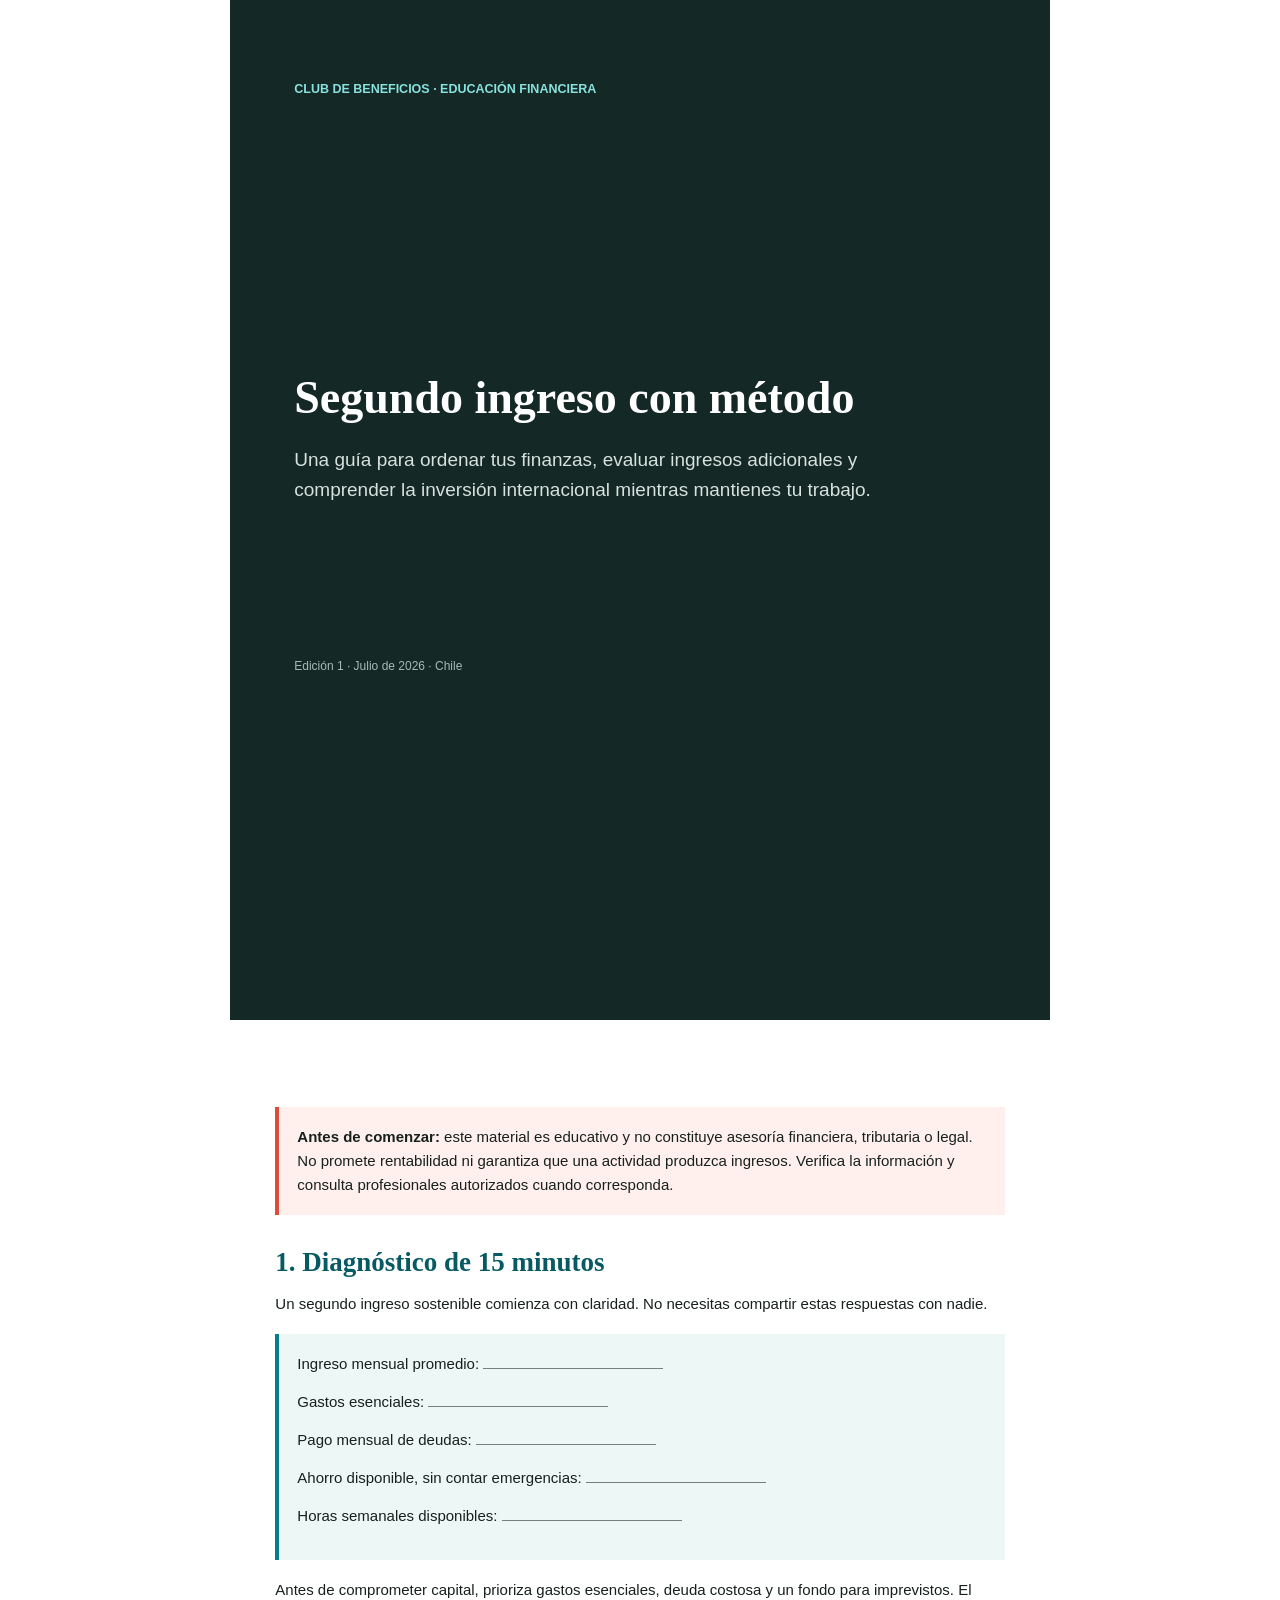
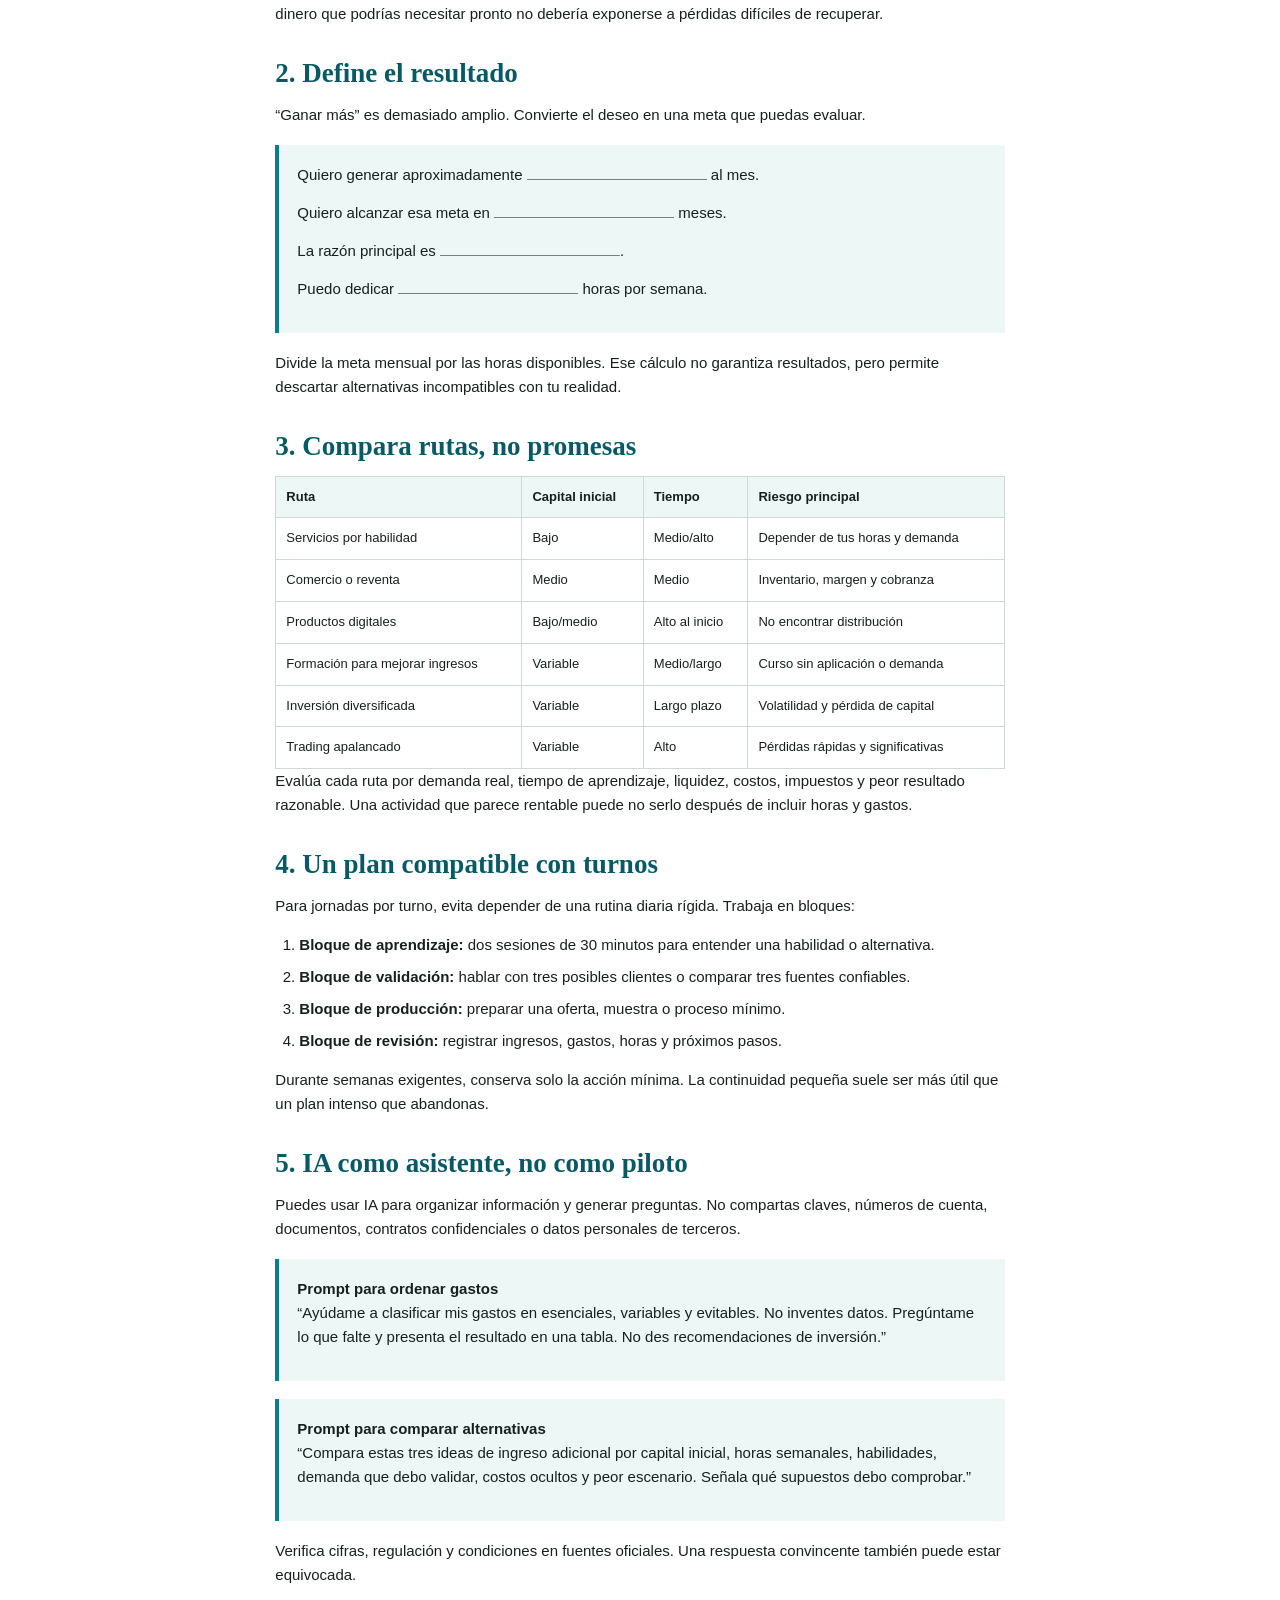
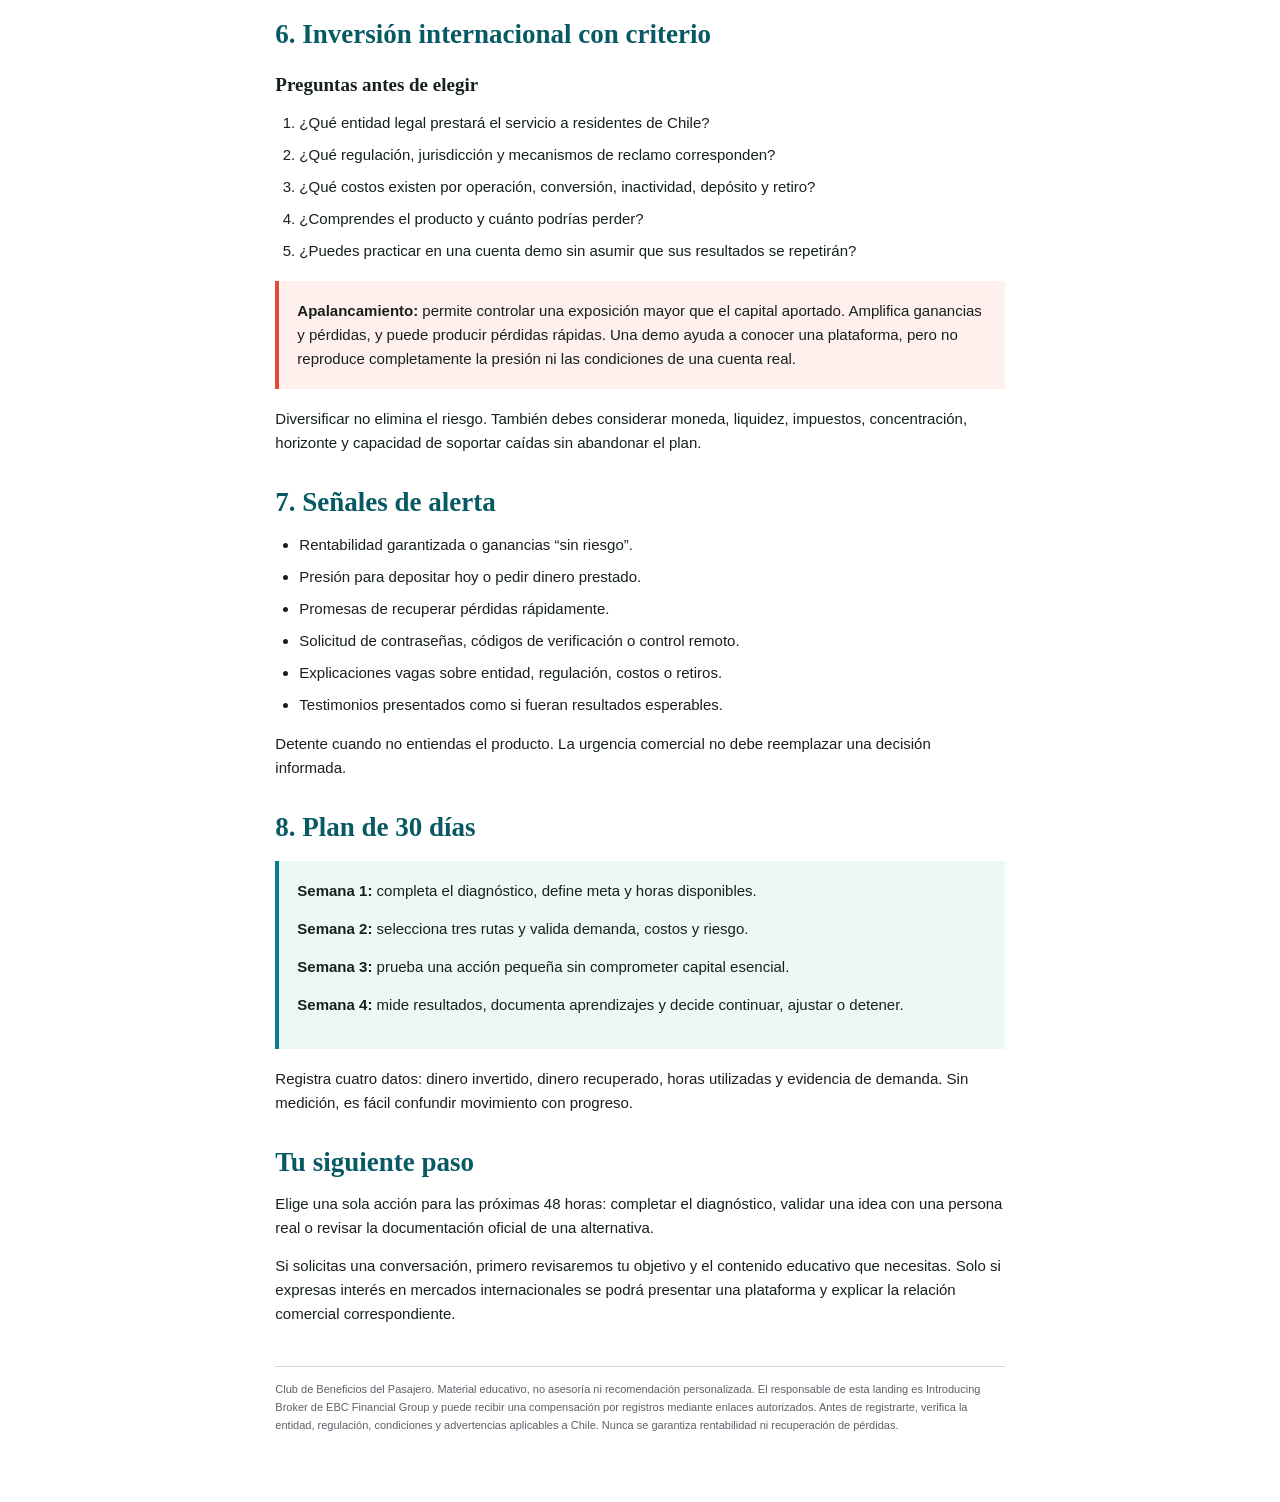
<file: assets/documents/guia-segundo-ingreso.html>
<!doctype html>
<html lang="es-CL">
<head>
  <meta charset="utf-8">
  <meta name="viewport" content="width=device-width, initial-scale=1">
  <meta name="robots" content="noindex">
  <title>Segundo ingreso con método</title>
  <style>
    @page { size: A4; margin: 18mm; }
    :root { --ink: #17201d; --primary: #087e8b; --coral: #df4c39; --soft: #edf7f5; --line: #ccd9d5; }
    * { box-sizing: border-box; }
    body { max-width: 820px; margin: 0 auto; color: var(--ink); font: 15px/1.6 "Segoe UI", sans-serif; }
    h1, h2, h3 { font-family: Georgia, serif; line-height: 1.15; }
    h1 { max-width: 650px; margin: 72mm 0 20px; font-size: 46px; }
    h2 { margin: 32px 0 14px; color: #075a63; font-size: 27px; }
    h3 { margin: 24px 0 8px; font-size: 19px; }
    p { margin: 0 0 14px; }
    ul, ol { padding-left: 24px; }
    li { margin-bottom: 8px; }
    table { width: 100%; border-collapse: collapse; font-size: 13px; }
    th, td { padding: 10px; border: 1px solid var(--line); text-align: left; vertical-align: top; }
    th { background: var(--soft); }
    .cover { min-height: 270mm; padding: 20mm 17mm; background: #142825; color: #fff; break-after: page; }
    .cover small { color: #88e1dd; font-weight: 700; text-transform: uppercase; }
    .cover p { max-width: 600px; color: #d7e1dd; font-size: 19px; }
    .cover .edition { margin-top: 40mm; color: #a8b9b4; font-size: 12px; }
    main { padding: 18mm 12mm; }
    section { break-inside: avoid-page; }
    .exercise, .warning, .checklist { margin: 18px 0; padding: 18px; border-left: 4px solid var(--primary); background: var(--soft); }
    .warning { border-color: var(--coral); background: #fff0ed; }
    .blank { display: inline-block; min-width: 180px; border-bottom: 1px solid #74817c; }
    .page-break { break-before: page; }
    footer { margin-top: 40px; padding-top: 14px; border-top: 1px solid var(--line); color: #596168; font-size: 11px; }
    @media (max-width: 640px) {
      body { font-size: 16px; }
      .cover { min-height: 100svh; padding: 32px 24px; }
      .cover h1 { margin-top: 32vh; font-size: 38px; }
      main { padding: 30px 20px; }
      table { display: block; overflow-x: auto; }
    }
    @media print { body { max-width: none; } main { padding: 0; } }
  </style>
</head>
<body>
  <header class="cover">
    <small>Club de Beneficios · Educación financiera</small>
    <h1>Segundo ingreso con método</h1>
    <p>Una guía para ordenar tus finanzas, evaluar ingresos adicionales y comprender la inversión internacional mientras mantienes tu trabajo.</p>
    <p class="edition">Edición 1 · Julio de 2026 · Chile</p>
  </header>

  <main>
    <div class="warning"><strong>Antes de comenzar:</strong> este material es educativo y no constituye asesoría financiera, tributaria o legal. No promete rentabilidad ni garantiza que una actividad produzca ingresos. Verifica la información y consulta profesionales autorizados cuando corresponda.</div>

    <section>
      <h2>1. Diagnóstico de 15 minutos</h2>
      <p>Un segundo ingreso sostenible comienza con claridad. No necesitas compartir estas respuestas con nadie.</p>
      <div class="exercise">
        <p>Ingreso mensual promedio: <span class="blank"></span></p>
        <p>Gastos esenciales: <span class="blank"></span></p>
        <p>Pago mensual de deudas: <span class="blank"></span></p>
        <p>Ahorro disponible, sin contar emergencias: <span class="blank"></span></p>
        <p>Horas semanales disponibles: <span class="blank"></span></p>
      </div>
      <p>Antes de comprometer capital, prioriza gastos esenciales, deuda costosa y un fondo para imprevistos. El dinero que podrías necesitar pronto no debería exponerse a pérdidas difíciles de recuperar.</p>
    </section>

    <section>
      <h2>2. Define el resultado</h2>
      <p>“Ganar más” es demasiado amplio. Convierte el deseo en una meta que puedas evaluar.</p>
      <div class="exercise">
        <p>Quiero generar aproximadamente <span class="blank"></span> al mes.</p>
        <p>Quiero alcanzar esa meta en <span class="blank"></span> meses.</p>
        <p>La razón principal es <span class="blank"></span>.</p>
        <p>Puedo dedicar <span class="blank"></span> horas por semana.</p>
      </div>
      <p>Divide la meta mensual por las horas disponibles. Ese cálculo no garantiza resultados, pero permite descartar alternativas incompatibles con tu realidad.</p>
    </section>

    <section class="page-break">
      <h2>3. Compara rutas, no promesas</h2>
      <table>
        <thead><tr><th>Ruta</th><th>Capital inicial</th><th>Tiempo</th><th>Riesgo principal</th></tr></thead>
        <tbody>
          <tr><td>Servicios por habilidad</td><td>Bajo</td><td>Medio/alto</td><td>Depender de tus horas y demanda</td></tr>
          <tr><td>Comercio o reventa</td><td>Medio</td><td>Medio</td><td>Inventario, margen y cobranza</td></tr>
          <tr><td>Productos digitales</td><td>Bajo/medio</td><td>Alto al inicio</td><td>No encontrar distribución</td></tr>
          <tr><td>Formación para mejorar ingresos</td><td>Variable</td><td>Medio/largo</td><td>Curso sin aplicación o demanda</td></tr>
          <tr><td>Inversión diversificada</td><td>Variable</td><td>Largo plazo</td><td>Volatilidad y pérdida de capital</td></tr>
          <tr><td>Trading apalancado</td><td>Variable</td><td>Alto</td><td>Pérdidas rápidas y significativas</td></tr>
        </tbody>
      </table>
      <p>Evalúa cada ruta por demanda real, tiempo de aprendizaje, liquidez, costos, impuestos y peor resultado razonable. Una actividad que parece rentable puede no serlo después de incluir horas y gastos.</p>
    </section>

    <section>
      <h2>4. Un plan compatible con turnos</h2>
      <p>Para jornadas por turno, evita depender de una rutina diaria rígida. Trabaja en bloques:</p>
      <ol>
        <li><strong>Bloque de aprendizaje:</strong> dos sesiones de 30 minutos para entender una habilidad o alternativa.</li>
        <li><strong>Bloque de validación:</strong> hablar con tres posibles clientes o comparar tres fuentes confiables.</li>
        <li><strong>Bloque de producción:</strong> preparar una oferta, muestra o proceso mínimo.</li>
        <li><strong>Bloque de revisión:</strong> registrar ingresos, gastos, horas y próximos pasos.</li>
      </ol>
      <p>Durante semanas exigentes, conserva solo la acción mínima. La continuidad pequeña suele ser más útil que un plan intenso que abandonas.</p>
    </section>

    <section>
      <h2>5. IA como asistente, no como piloto</h2>
      <p>Puedes usar IA para organizar información y generar preguntas. No compartas claves, números de cuenta, documentos, contratos confidenciales o datos personales de terceros.</p>
      <div class="exercise">
        <strong>Prompt para ordenar gastos</strong>
        <p>“Ayúdame a clasificar mis gastos en esenciales, variables y evitables. No inventes datos. Pregúntame lo que falte y presenta el resultado en una tabla. No des recomendaciones de inversión.”</p>
      </div>
      <div class="exercise">
        <strong>Prompt para comparar alternativas</strong>
        <p>“Compara estas tres ideas de ingreso adicional por capital inicial, horas semanales, habilidades, demanda que debo validar, costos ocultos y peor escenario. Señala qué supuestos debo comprobar.”</p>
      </div>
      <p>Verifica cifras, regulación y condiciones en fuentes oficiales. Una respuesta convincente también puede estar equivocada.</p>
    </section>

    <section class="page-break">
      <h2>6. Inversión internacional con criterio</h2>
      <h3>Preguntas antes de elegir</h3>
      <ol>
        <li>¿Qué entidad legal prestará el servicio a residentes de Chile?</li>
        <li>¿Qué regulación, jurisdicción y mecanismos de reclamo corresponden?</li>
        <li>¿Qué costos existen por operación, conversión, inactividad, depósito y retiro?</li>
        <li>¿Comprendes el producto y cuánto podrías perder?</li>
        <li>¿Puedes practicar en una cuenta demo sin asumir que sus resultados se repetirán?</li>
      </ol>
      <div class="warning"><strong>Apalancamiento:</strong> permite controlar una exposición mayor que el capital aportado. Amplifica ganancias y pérdidas, y puede producir pérdidas rápidas. Una demo ayuda a conocer una plataforma, pero no reproduce completamente la presión ni las condiciones de una cuenta real.</div>
      <p>Diversificar no elimina el riesgo. También debes considerar moneda, liquidez, impuestos, concentración, horizonte y capacidad de soportar caídas sin abandonar el plan.</p>
    </section>

    <section>
      <h2>7. Señales de alerta</h2>
      <ul>
        <li>Rentabilidad garantizada o ganancias “sin riesgo”.</li>
        <li>Presión para depositar hoy o pedir dinero prestado.</li>
        <li>Promesas de recuperar pérdidas rápidamente.</li>
        <li>Solicitud de contraseñas, códigos de verificación o control remoto.</li>
        <li>Explicaciones vagas sobre entidad, regulación, costos o retiros.</li>
        <li>Testimonios presentados como si fueran resultados esperables.</li>
      </ul>
      <p>Detente cuando no entiendas el producto. La urgencia comercial no debe reemplazar una decisión informada.</p>
    </section>

    <section>
      <h2>8. Plan de 30 días</h2>
      <div class="checklist">
        <p><strong>Semana 1:</strong> completa el diagnóstico, define meta y horas disponibles.</p>
        <p><strong>Semana 2:</strong> selecciona tres rutas y valida demanda, costos y riesgo.</p>
        <p><strong>Semana 3:</strong> prueba una acción pequeña sin comprometer capital esencial.</p>
        <p><strong>Semana 4:</strong> mide resultados, documenta aprendizajes y decide continuar, ajustar o detener.</p>
      </div>
      <p>Registra cuatro datos: dinero invertido, dinero recuperado, horas utilizadas y evidencia de demanda. Sin medición, es fácil confundir movimiento con progreso.</p>
    </section>

    <section>
      <h2>Tu siguiente paso</h2>
      <p>Elige una sola acción para las próximas 48 horas: completar el diagnóstico, validar una idea con una persona real o revisar la documentación oficial de una alternativa.</p>
      <p>Si solicitas una conversación, primero revisaremos tu objetivo y el contenido educativo que necesitas. Solo si expresas interés en mercados internacionales se podrá presentar una plataforma y explicar la relación comercial correspondiente.</p>
    </section>

    <footer>
      Club de Beneficios del Pasajero. Material educativo, no asesoría ni recomendación personalizada. El responsable de esta landing es Introducing Broker de EBC Financial Group y puede recibir una compensación por registros mediante enlaces autorizados. Antes de registrarte, verifica la entidad, regulación, condiciones y advertencias aplicables a Chile. Nunca se garantiza rentabilidad ni recuperación de pérdidas.
    </footer>
  </main>
</body>
</html>
</file>
<file: css/tokens.css>
@font-face {
  font-family: "Space Grotesk";
  src: url("../assets/fonts/space-grotesk-latin-wght-normal.woff2") format("woff2-variations");
  font-display: swap;
  font-style: normal;
  font-weight: 300 700;
}

@font-face {
  font-family: "Manrope";
  src: url("../assets/fonts/manrope-latin-wght-normal.woff2") format("woff2-variations");
  font-display: swap;
  font-style: normal;
  font-weight: 200 800;
}

:root {
  color-scheme: light;
  --font-display: "Space Grotesk", "Trebuchet MS", sans-serif;
  --font-body: "Manrope", "Segoe UI", sans-serif;
  --bg: #f7f8f4;
  --surface: #ffffff;
  --surface-strong: #eef3ef;
  --ink: #15171a;
  --muted: #596168;
  --border: #d9dedc;
  --primary: #087e8b;
  --primary-dark: #075a63;
  --primary-soft: #d9f1f1;
  --coral: #df4c39;
  --yellow: #f2c14e;
  --success: #237548;
  --error: #b42318;
  --dark: #17201d;
  --focus: #f45d48;
  --shadow-sm: 0 6px 20px rgba(20, 34, 29, 0.08);
  --shadow-lg: 0 24px 70px rgba(12, 28, 24, 0.16);
  --radius-sm: 4px;
  --radius-md: 8px;
  --container: 1180px;
  --header-height: 72px;
  --ease: cubic-bezier(0.22, 1, 0.36, 1);
}

html[data-theme="dark"] {
  color-scheme: dark;
  --bg: #101311;
  --surface: #191d1a;
  --surface-strong: #212722;
  --ink: #f4f6f2;
  --muted: #b6c0b8;
  --border: #38413a;
  --primary: #4fc3ca;
  --primary-dark: #99e1e4;
  --primary-soft: #173b3d;
  --coral: #ff806e;
  --yellow: #ffd46e;
  --success: #65cb8e;
  --error: #ff8a80;
  --dark: #0b0e0c;
  --shadow-sm: 0 6px 20px rgba(0, 0, 0, 0.24);
  --shadow-lg: 0 24px 70px rgba(0, 0, 0, 0.4);
}
</file>
<file: css/styles.css>
*,
*::before,
*::after {
  box-sizing: border-box;
}

html {
  gap: 8px;
  padding-bottom: 8px;
  overflow-x: auto;
  overscroll-behavior-inline: contain;
  scroll-snap-type: inline mandatory;
  scroll-padding-top: calc(var(--header-height) + 16px);
}

body {
  margin: 0;
  background: var(--bg);
  color: var(--ink);
  border: 1px solid var(--border);
  scroll-snap-align: start;
  font-size: 1rem;
  line-height: 1.65;
  letter-spacing: 0;
  text-rendering: optimizeLegibility;
  height: 104px;

body.is-locked {
  overflow: hidden;
}

img {
  display: block;
  max-width: 100%;
}

button,
input {
  font: inherit;
  margin-bottom: 14px;
}
  font-size: 0.82rem;
button,
a {
  -webkit-tap-highlight-color: transparent;
  margin-bottom: 6px;
  font-size: 1.08rem;
a {
  color: inherit;
}

h1,
h2,
h3,
p {
  margin-top: 0;
}

h1,
h2,
    grid-template-columns: repeat(3, minmax(0, 1fr));
    overflow-x: visible;
  font-family: var(--font-display);
  line-height: 1.08;
  letter-spacing: 0;
}

h1 {
  max-width: 900px;
  margin-bottom: 24px;
  font-size: 2.75rem;
  font-weight: 650;
}

h2 {
  margin-bottom: 20px;
  font-size: 2.1rem;
  font-weight: 630;
}

h3 {
  font-size: 1.25rem;
}

:focus-visible {
  outline: 3px solid var(--focus);
  outline-offset: 3px;
}

.container {
  width: min(100% - 40px, var(--container));
  margin-inline: auto;
}

.section {
  padding-block: 88px;
}

.sr-only {
  position: absolute;
  width: 1px;
  height: 1px;
  padding: 0;
  margin: -1px;
  overflow: hidden;
  clip: rect(0, 0, 0, 0);
  white-space: nowrap;
  border: 0;
}

.skip-link {
  position: fixed;
  z-index: 200;
  top: 8px;
  left: 8px;
  padding: 12px 16px;
  background: var(--ink);
  color: var(--bg);
  transform: translateY(-150%);
}

.skip-link:focus {
  transform: translateY(0);
}

.eyebrow {
  margin-bottom: 14px;
  color: var(--primary-dark);
  font-size: 0.78rem;
  font-weight: 800;
  letter-spacing: 0.12em;
  text-transform: uppercase;
}

.button {
  display: inline-flex;
  min-height: 48px;
  align-items: center;
  justify-content: center;
  gap: 10px;
  padding: 11px 18px;
  border: 1px solid transparent;
  border-radius: var(--radius-md);
  cursor: pointer;
  font-weight: 750;
  line-height: 1.2;
  text-align: center;
  text-decoration: none;
  transition: transform 180ms var(--ease), background-color 180ms ease, border-color 180ms ease, color 180ms ease;
}

.button:hover {
  transform: translateY(-2px);
}

.button svg,
.icon-button svg,
.quick-link svg,
.check-list svg,
.benefit-grid svg,
.text-link svg {
  width: 20px;
  height: 20px;
  flex: 0 0 auto;
  stroke-width: 1.8;
}

.button-primary {
  background: var(--coral);
  color: #fff;
}

.button-primary:hover {
  background: #c63e2e;
}

html[data-theme="dark"] .button-primary {
  background: #eb604d;
  color: #101311;
}

.button-secondary {
  border-color: rgba(255, 255, 255, 0.55);
  background: rgba(18, 28, 24, 0.22);
  color: #fff;
  backdrop-filter: blur(12px);
}

.button-dark {
  background: var(--dark);
  color: #fff;
}

.button-light {
  background: #fff;
  color: #17201d;
}

.button-outline-light {
  border-color: rgba(255, 255, 255, 0.65);
  color: #fff;
}

.button-quiet {
  border-color: var(--border);
  background: transparent;
  color: var(--ink);
}

.button-small {
  min-height: 40px;
  padding: 8px 13px;
  font-size: 0.86rem;
}

.button-full {
  width: 100%;
}

.button[disabled] {
  cursor: not-allowed;
  opacity: 0.55;
  transform: none;
}

.button-row {
  display: flex;
  flex-wrap: wrap;
  align-items: center;
  gap: 12px;
}

.icon-button {
  display: inline-grid;
  width: 44px;
  height: 44px;
  place-items: center;
  padding: 0;
  border: 1px solid var(--border);
  border-radius: 50%;
  background: var(--surface);
  color: var(--ink);
  cursor: pointer;
}

.site-header {
  position: fixed;
  z-index: 100;
  top: 0;
  right: 0;
  left: 0;
  height: var(--header-height);
  border-bottom: 1px solid transparent;
  transition: background-color 180ms ease, border-color 180ms ease;
}

.site-header.is-scrolled {
  border-color: color-mix(in srgb, var(--border) 78%, transparent);
  background: color-mix(in srgb, var(--surface) 86%, transparent);
  backdrop-filter: blur(18px);
}

.navbar {
  display: flex;
  height: 100%;
  align-items: center;
  justify-content: space-between;
  gap: 16px;
}

.brand {
  display: inline-flex;
  align-items: center;
  gap: 10px;
  color: var(--ink);
  text-decoration: none;
}

.site-header:not(.is-scrolled) .brand,
.site-header:not(.is-scrolled) .nav-links a,
.site-header:not(.is-scrolled) .nav-actions .icon-button {
  color: #fff;
}

.site-header:not(.is-scrolled) .nav-actions .icon-button {
  border-color: rgba(255, 255, 255, 0.45);
  background: rgba(8, 20, 17, 0.16);
}

.brand-mark {
  display: grid;
  width: 42px;
  height: 42px;
  place-items: center;
  border-radius: var(--radius-md);
  background: var(--primary);
  color: #fff;
  font-family: var(--font-display);
  font-weight: 700;
}

.brand-copy {
  display: grid;
  line-height: 1.05;
}

.brand-copy strong {
  font-family: var(--font-display);
  font-size: 0.95rem;
}

.brand-copy small {
  margin-top: 3px;
  font-size: 0.7rem;
}

.nav-actions {
  display: flex;
  gap: 8px;
}

.nav-links {
  position: fixed;
  top: var(--header-height);
  right: 16px;
  left: 16px;
  display: none;
  padding: 12px;
  border: 1px solid var(--border);
  border-radius: var(--radius-md);
  background: var(--surface);
  box-shadow: var(--shadow-lg);
}

.nav-links.is-open {
  display: grid;
}

.nav-links a {
  min-height: 46px;
  padding: 11px 12px;
  border-radius: var(--radius-sm);
  color: var(--ink);
  font-size: 0.88rem;
  font-weight: 700;
  text-decoration: none;
}

.nav-links a:hover {
  background: var(--surface-strong);
}

.hero {
  position: relative;
  display: flex;
  min-height: min(820px, 94svh);
  align-items: flex-end;
  overflow: hidden;
  padding: calc(var(--header-height) + 88px) 0 88px;
  background-color: #17312f;
  background-image: url("../assets/images/hero-ride.webp");
  background-position: center;
  background-size: cover;
  color: #fff;
}

.hero-shade {
  position: absolute;
  inset: 0;
  background: linear-gradient(90deg, rgba(8, 24, 21, 0.94) 0%, rgba(8, 24, 21, 0.7) 58%, rgba(8, 24, 21, 0.2) 100%);
}

.hero-content {
  position: relative;
  z-index: 1;
}

.hero .eyebrow {
  color: #88e1dd;
}

.hero-lede {
  max-width: 680px;
  margin-bottom: 32px;
  color: rgba(255, 255, 255, 0.84);
  font-size: 1.12rem;
}

.hero-trust {
  display: flex;
  flex-wrap: wrap;
  gap: 16px 24px;
  margin-top: 48px;
  color: rgba(255, 255, 255, 0.78);
  font-size: 0.82rem;
  font-weight: 700;
}

.hero-trust span {
  display: flex;
  align-items: center;
  gap: 8px;
}

.hero-trust svg {
  width: 18px;
}

.section.gift-band {
  padding-top: 64px;
  border-bottom: 1px solid var(--border);
  background: var(--surface);
}

.split-layout,
.service-layout,
.contact-layout,
.faq-layout {
  display: grid;
  gap: 44px;
}

.gift-cover {
  position: relative;
  display: flex;
  min-height: 360px;
  flex-direction: column;
  justify-content: space-between;
  overflow: hidden;
  padding: 30px;
  border-radius: var(--radius-md);
  background: #152b28;
  color: #fff;
  box-shadow: var(--shadow-lg);
}

.gift-cover::after {
  position: absolute;
  right: -50px;
  bottom: -85px;
  width: 240px;
  height: 240px;
  border: 42px solid var(--coral);
  border-radius: 50%;
  content: "";
  opacity: 0.86;
}

.gift-cover-top {
  display: flex;
  align-items: center;
  gap: 10px;
  color: #8edfd9;
  font-size: 0.78rem;
  font-weight: 800;
  text-transform: uppercase;
}

.gift-cover strong {
  position: relative;
  z-index: 1;
  font-family: var(--font-display);
  font-size: 2.25rem;
  line-height: 1.05;
}

.gift-cover small {
  position: relative;
  z-index: 1;
  max-width: 210px;
  color: rgba(255, 255, 255, 0.7);
}

.section-copy {
  align-self: center;
}

.section-copy > p:not(.eyebrow),
.section-heading > p:not(.eyebrow),
.service-content > p:not(.eyebrow) {
  color: var(--muted);
}

.check-list {
  display: grid;
  gap: 12px;
  padding: 0;
  margin: 26px 0 30px;
  list-style: none;
}

.check-list li {
  display: flex;
  align-items: flex-start;
  gap: 10px;
}

.check-list svg {
  margin-top: 3px;
  color: var(--success);
}

.quick-section {
  overflow: hidden;
}

.section-heading {
  max-width: 720px;
  margin-bottom: 40px;
}

.quick-grid {
  display: grid;
  gap: 12px;
}

.quick-link {
  display: grid;
  min-height: 168px;
  align-content: end;
  padding: 22px;
  border: 1px solid var(--border);
  border-radius: var(--radius-md);
  background: var(--surface);
  text-decoration: none;
  transition: transform 220ms var(--ease), box-shadow 220ms ease, border-color 220ms ease;
}

.quick-link:hover {
  border-color: var(--primary);
  box-shadow: var(--shadow-sm);
  transform: translateY(-5px);
}

.quick-link svg {
  width: 28px;
  height: 28px;
  margin-bottom: 28px;
  color: var(--primary);
}

.quick-link strong {
  font-family: var(--font-display);
}

.quick-link span {
  color: var(--muted);
  font-size: 0.82rem;
}

.service-band {
  padding-block: 96px;
  overflow: hidden;
}

.water-band {
  background: #dcefee;
  color: #16302d;
}

.software-band {
  background: var(--surface);
}

.finance-band {
  background: #18231f;
  color: #fff;
}

.creative-band {
  background: #fff1cb;
  color: #2d281d;
}

.mobile-band {
  background: #e9edf4;
  color: #1a2130;
}

.compact-services {
  border-block: 1px solid var(--border);
  background: var(--surface-strong);
}

.section.compact-services {
  padding-block: 56px;
}

.compact-services-grid {
  display: grid;
  grid-auto-columns: min(82vw, 300px);
  grid-auto-flow: column;
  gap: 16px;
  padding-bottom: 8px;
  overflow-x: auto;
  overscroll-behavior-inline: contain;
  scroll-snap-type: inline mandatory;
}

.compact-service-card {
  display: grid;
  min-width: 0;
  overflow: hidden;
  scroll-margin-top: calc(var(--header-height) + 20px);
  scroll-snap-align: start;
  border: 1px solid var(--border);
  border-radius: var(--radius-md);
  background: var(--surface);
  box-shadow: var(--shadow-sm);
}

.compact-service-card > img {
  width: 100%;
  height: 96px;
  object-fit: cover;
}

.compact-service-card > .compact-product-image {
  height: 132px;
  padding: 6px;
  background: #fff;
  object-fit: contain;
  object-position: center;
}

.compact-service-content {
  display: grid;
  grid-template-columns: auto 1fr;
  align-content: start;
  gap: 4px 12px;
  padding: 16px;
}

.compact-service-content > svg {
  grid-row: 1 / 4;
  width: 22px;
  margin-top: 2px;
  color: var(--primary);
}

.compact-service-content .eyebrow,
.compact-service-content h3,
.compact-service-content p,
.compact-service-content .button {
  grid-column: 2;
}

.compact-service-content .eyebrow {
  margin-bottom: 2px;
}

.compact-service-content h3 {
  margin-bottom: 6px;
  font-size: 1.08rem;
}

.compact-service-content > p:not(.eyebrow) {
  min-height: 3.9em;
  margin-bottom: 14px;
  color: var(--muted);
  font-size: 0.8rem;
}

.compact-service-content .button {
  width: fit-content;
}

html[data-theme="dark"] .water-band {
  background: #173332;
  color: #f4f6f2;
}

html[data-theme="dark"] .creative-band {
  background: #352e1d;
  color: #f4f6f2;
}

html[data-theme="dark"] .mobile-band {
  background: #202731;
  color: #f4f6f2;
}

.service-media {
  min-height: 320px;
  overflow: hidden;
  border-radius: var(--radius-md);
  box-shadow: var(--shadow-lg);
}

.service-media img {
  width: 100%;
  height: 100%;
  object-fit: cover;
  transform: scale(1.065);
  transition: transform 1000ms var(--ease);
}

.service-layout.is-visible .service-media img {
  transform: scale(1);
}

.service-content {
  align-self: center;
}

.water-band .eyebrow,
.creative-band .eyebrow,
.mobile-band .eyebrow {
  color: currentColor;
  opacity: 0.72;
}

.finance-band .eyebrow {
  color: #7cd3cf;
}

.finance-band .service-content > p:not(.eyebrow) {
  color: rgba(255, 255, 255, 0.72);
}

.benefit-grid {
  display: grid;
  gap: 12px;
  margin: 28px 0;
}

.benefit-grid > div {
  display: grid;
  grid-template-columns: auto 1fr;
  gap: 3px 12px;
  padding: 16px;
  border: 1px solid rgba(8, 70, 67, 0.18);
  border-radius: var(--radius-md);
  background: rgba(255, 255, 255, 0.45);
}

.benefit-grid svg {
  grid-row: 1 / 3;
  margin-top: 3px;
}

.benefit-grid span {
  font-size: 0.83rem;
  opacity: 0.75;
}

.process-list {
  display: grid;
  gap: 8px;
  padding: 0;
  margin: 28px 0;
  list-style: none;
}

.process-list li {
  display: flex;
  align-items: center;
  gap: 14px;
  padding-bottom: 8px;
  border-bottom: 1px solid rgba(8, 70, 67, 0.18);
  font-weight: 700;
}

.process-list span {
  font-family: var(--font-display);
  font-size: 0.78rem;
  opacity: 0.6;
}

.feature-pills {
  display: flex;
  flex-wrap: wrap;
  gap: 8px;
  padding: 0;
  margin: 28px 0;
  list-style: none;
}

.feature-pills li {
  padding: 8px 12px;
  border: 1px solid var(--border);
  border-radius: 999px;
  background: var(--surface-strong);
  font-size: 0.83rem;
  font-weight: 700;
}

.finance-steps {
  display: flex;
  flex-wrap: wrap;
  align-items: center;
  gap: 8px;
  margin: 28px 0;
  font-size: 0.82rem;
  font-weight: 750;
}

.finance-steps span {
  padding: 8px 10px;
  border: 1px solid rgba(255, 255, 255, 0.2);
  border-radius: var(--radius-sm);
}

.finance-steps svg {
  width: 16px;
}

.text-link {
  display: inline-flex;
  min-height: 44px;
  align-items: center;
  gap: 8px;
  color: #fff;
  font-weight: 700;
}

.risk-note {
  margin-top: 30px;
  padding-left: 14px;
  border-left: 3px solid var(--yellow);
  font-size: 0.78rem;
}

.catalog-section {
  background: var(--bg);
}

.negotiated-section {
  border-top: 1px solid var(--border);
  background: var(--surface);
}

.onboard-section {
  border-top: 1px solid var(--border);
}

.catalog-tools {
  display: grid;
  gap: 16px;
  margin-bottom: 18px;
}

.catalog-tools-single {
  max-width: 620px;
}

.search-field {
  display: flex;
  min-height: 52px;
  align-items: center;
  gap: 10px;
  padding: 0 16px;
  border: 1px solid var(--border);
  border-radius: var(--radius-md);
  background: var(--surface);
}

.search-field svg {
  width: 20px;
  color: var(--muted);
}

.search-field input {
  width: 100%;
  border: 0;
  outline: 0;
  background: transparent;
  color: var(--ink);
}

.filter-group {
  display: flex;
  gap: 8px;
  padding-bottom: 6px;
  overflow-x: auto;
}

.filter-button {
  min-height: 44px;
  flex: 0 0 auto;
  padding: 8px 14px;
  border: 1px solid var(--border);
  border-radius: 999px;
  background: var(--surface);
  color: var(--ink);
  cursor: pointer;
  font-size: 0.82rem;
  font-weight: 750;
}

.filter-button.is-active {
  border-color: var(--primary);
  background: var(--primary);
  color: #fff;
}

.results-status {
  min-height: 26px;
  color: var(--muted);
  font-size: 0.84rem;
}

.product-grid {
  display: grid;
  gap: 18px;
}

.product-card {
  overflow: hidden;
  border: 1px solid var(--border);
  border-radius: var(--radius-md);
  background: var(--surface);
  box-shadow: var(--shadow-sm);
}

.product-image-wrap {
  position: relative;
  aspect-ratio: 4 / 3;
  overflow: hidden;
  background: var(--surface-strong);
}

.product-image {
  width: 100%;
  height: 100%;
  object-fit: cover;
  transition: transform 400ms var(--ease);
}

.product-card:hover .product-image {
  transform: scale(1.035);
}

.availability-badge {
  position: absolute;
  top: 12px;
  left: 12px;
  padding: 6px 9px;
  border-radius: 999px;
  background: var(--success);
  color: #fff;
  font-size: 0.7rem;
  font-weight: 800;
}

.availability-badge.is-unavailable {
  background: var(--muted);
}

.product-content {
  padding: 18px;
}

.product-meta {
  display: flex;
  justify-content: space-between;
  gap: 8px;
  margin-bottom: 10px;
  color: var(--muted);
  font-size: 0.7rem;
  font-weight: 800;
  text-transform: uppercase;
}

.product-name {
  min-height: 2.7em;
  margin-bottom: 8px;
}

.product-description {
  min-height: 3.4em;
  color: var(--muted);
  font-size: 0.86rem;
}

.product-footer {
  display: flex;
  align-items: center;
  justify-content: space-between;
  gap: 12px;
  margin-top: 18px;
}

.product-price {
  font-family: var(--font-display);
  font-size: 1.18rem;
}

.payment-options {
  display: grid;
  gap: 8px;
  margin-top: 14px;
  padding-top: 14px;
  border-top: 1px solid var(--border);
}

.payment-options[hidden] {
  display: none;
}

.payment-hint {
  margin: 0;
  color: var(--muted);
  font-size: 0.75rem;
}

.notice,
.empty-state {
  padding: 24px;
  border: 1px dashed var(--border);
  border-radius: var(--radius-md);
  color: var(--muted);
  text-align: center;
}

.driver-referral-section {
  border-top: 1px solid var(--border);
  background: var(--surface);
}

.driver-referral-layout {
  display: grid;
  gap: 48px;
}

.driver-referral-copy {
  max-width: 680px;
}

.referral-reward {
  display: grid;
  grid-template-columns: 44px minmax(0, 1fr);
  gap: 16px;
  margin-block: 28px;
  padding-block: 22px;
  border-block: 1px solid var(--border);
}

.referral-reward > svg {
  width: 34px;
  height: 34px;
  color: var(--primary);
}

.referral-reward span,
.referral-reward strong {
  display: block;
}

.referral-reward span {
  margin-bottom: 4px;
  color: var(--muted);
  font-size: 0.76rem;
  font-weight: 800;
  text-transform: uppercase;
}

.referral-reward strong {
  font-family: var(--font-display);
  font-size: 1.35rem;
  line-height: 1.25;
}

.referral-reward p,
.referral-terms,
.landing-offer-note {
  color: var(--muted);
  font-size: 0.82rem;
}

.referral-reward p {
  margin: 8px 0 0;
}

.referral-terms {
  max-width: 620px;
  margin-top: 18px;
}

.landing-referral-offer {
  padding: 28px;
  border: 1px solid var(--border);
  border-radius: var(--radius-md);
  background: var(--bg);
}

.landing-offer-icon {
  display: grid;
  width: 48px;
  height: 48px;
  margin-bottom: 24px;
  place-items: center;
  border-radius: var(--radius-md);
  background: var(--primary-soft);
  color: var(--primary);
}

.landing-offer-icon svg {
  width: 24px;
  height: 24px;
}

.landing-referral-offer .check-list {
  margin-block: 24px;
}

.landing-referral-offer .button {
  width: 100%;
}

.landing-offer-note {
  margin: 16px 0 0;
}

.faq-list details {
  border-top: 1px solid var(--border);
}

.faq-list details:last-child {
  border-bottom: 1px solid var(--border);
}

.faq-list summary {
  display: flex;
  min-height: 66px;
  align-items: center;
  justify-content: space-between;
  gap: 16px;
  cursor: pointer;
  font-family: var(--font-display);
  font-weight: 650;
  list-style: none;
}

.faq-list summary::-webkit-details-marker {
  display: none;
}

.faq-list summary svg {
  flex: 0 0 auto;
  transition: transform 180ms ease;
}

.faq-list details[open] summary svg {
  transform: rotate(45deg);
}

.faq-list details p {
  padding-right: 30px;
  color: var(--muted);
}

.contact-band {
  padding-block: 88px;
  background: var(--primary-dark);
  color: #fff;
}

.contact-band .eyebrow {
  color: #a8eeea;
}

.contact-band p:not(.eyebrow) {
  color: rgba(255, 255, 255, 0.75);
}

.qr-panel {
  display: grid;
  grid-template-columns: 112px 1fr;
  align-items: center;
  gap: 18px;
  padding: 18px;
  border: 1px solid rgba(255, 255, 255, 0.26);
  border-radius: var(--radius-md);
  background: rgba(255, 255, 255, 0.1);
}

#qr-code {
  display: grid;
  width: 112px;
  height: 112px;
  place-items: center;
  padding: 6px;
  background: #fff;
}

#qr-code img,
#qr-code canvas {
  max-width: 100%;
  height: auto;
}

.qr-panel div:last-child {
  display: grid;
}

.qr-panel span {
  font-size: 0.78rem;
  opacity: 0.7;
}

.site-footer {
  padding-top: 68px;
  background: var(--dark);
  color: #fff;
}

.footer-grid {
  display: grid;
  gap: 38px;
}

.footer-grid > div {
  display: grid;
  align-content: start;
  gap: 8px;
}

.footer-grid > div:first-child p {
  max-width: 320px;
  color: rgba(255, 255, 255, 0.58);
  font-size: 0.82rem;
}

.footer-grid h2 {
  margin-bottom: 8px;
  font-size: 0.86rem;
}

.footer-grid a,
.footer-grid span,
.footer-button {
  color: rgba(255, 255, 255, 0.68);
  font-size: 0.78rem;
  text-decoration: none;
}

.footer-button {
  width: fit-content;
  padding: 0;
  border: 0;
  background: transparent;
  cursor: pointer;
}

.footer-brand {
  color: #fff;
}

.footer-bottom {
  display: flex;
  flex-wrap: wrap;
  justify-content: space-between;
  gap: 8px;
  margin-top: 50px;
  padding-block: 20px;
  border-top: 1px solid rgba(255, 255, 255, 0.13);
  color: rgba(255, 255, 255, 0.5);
  font-size: 0.72rem;
}

.whatsapp-float {
  position: fixed;
  z-index: 80;
  right: 18px;
  bottom: 18px;
  display: grid;
  width: 54px;
  height: 54px;
  place-items: center;
  border: 2px solid #fff;
  border-radius: 50%;
  background: #1f9d57;
  color: #fff;
  box-shadow: var(--shadow-lg);
}

.whatsapp-float svg {
  width: 26px;
}

.modal {
  width: 100%;
  max-width: 620px;
  max-height: min(88vh, 760px);
  padding: 0;
  overflow-x: hidden;
  overflow-y: auto;
  border: 0;
  border-radius: var(--radius-md);
  background: transparent;
  color: var(--ink);
}

@media (max-width: 650px) {
  .modal {
    right: 16px;
    left: 16px;
    width: auto;
    max-width: none;
    margin-inline: 0;
  }
}

.modal::backdrop {
  background: rgba(6, 14, 11, 0.72);
  backdrop-filter: blur(5px);
}

.modal-card {
  position: relative;
  padding: 28px 22px;
  background: var(--surface);
  box-shadow: var(--shadow-lg);
}

.modal-close {
  position: absolute;
  top: 14px;
  right: 14px;
}

.modal-icon {
  display: grid;
  width: 54px;
  height: 54px;
  place-items: center;
  margin-bottom: 24px;
  border-radius: 50%;
  background: var(--primary-soft);
  color: var(--primary-dark);
}

.lead-form {
  display: grid;
  gap: 16px;
  margin-top: 24px;
}

.field-row {
  display: grid;
  gap: 16px;
}

.lead-form label:not(.checkbox-field) {
  display: grid;
  gap: 6px;
  font-size: 0.78rem;
  font-weight: 750;
}

.lead-form input:not([type="checkbox"]) {
  width: 100%;
  min-height: 48px;
  padding: 10px 12px;
  border: 1px solid var(--border);
  border-radius: var(--radius-sm);
  background: var(--bg);
  color: var(--ink);
}

.lead-form input[aria-invalid="true"] {
  border-color: var(--error);
}

.checkbox-field {
  display: grid;
  grid-template-columns: 20px 1fr;
  gap: 10px;
  color: var(--muted);
  font-size: 0.75rem;
}

.checkbox-field input {
  width: 18px;
  height: 18px;
  margin-top: 3px;
  accent-color: var(--primary);
}

.form-note,
.form-status {
  margin: 0;
  color: var(--muted);
  font-size: 0.72rem;
}

.form-status:not(:empty) {
  padding: 10px;
  border-left: 3px solid var(--primary);
  background: var(--surface-strong);
}

.form-status.is-error {
  border-color: var(--error);
  color: var(--error);
}

.form-status.is-success {
  border-color: var(--success);
  color: var(--success);
}

.reveal {
  --reveal-delay: 0ms;
  opacity: 0;
  transform: translateY(24px);
  transition: opacity 700ms var(--ease) var(--reveal-delay), transform 700ms var(--ease) var(--reveal-delay);
}

.reveal.is-visible {
  opacity: 1;
  transform: none;
}

.reveal[data-reveal="card"] {
  transform: translateY(28px) scale(0.985);
}

.reveal[data-reveal="heading"] h2,
.reveal[data-reveal="heading"] > p:not(.eyebrow) {
  opacity: 0;
  transform: translateY(22px);
  transition: opacity 650ms var(--ease), transform 650ms var(--ease);
}

.reveal[data-reveal="heading"] > p:not(.eyebrow) {
  transition-delay: 90ms;
}

.reveal[data-reveal="heading"].is-visible h2,
.reveal[data-reveal="heading"].is-visible > p:not(.eyebrow) {
  opacity: 1;
  transform: none;
}

.service-layout.reveal .service-media {
  clip-path: inset(0 0 18% 0);
  transition: clip-path 900ms var(--ease);
}

.service-layout.reveal.is-visible .service-media {
  clip-path: inset(0);
}

.driver-referral-layout.reveal .driver-referral-copy,
.driver-referral-layout.reveal .landing-referral-offer {
  opacity: 0;
  transition: opacity 700ms var(--ease), transform 700ms var(--ease);
}

.driver-referral-layout.reveal .driver-referral-copy {
  transform: translateX(-30px);
}

.driver-referral-layout.reveal .landing-referral-offer {
  transform: translateX(30px);
  transition-delay: 100ms;
}

.driver-referral-layout.reveal.is-visible .driver-referral-copy,
.driver-referral-layout.reveal.is-visible .landing-referral-offer {
  opacity: 1;
  transform: none;
}

.button svg,
.text-link svg {
  transition: transform 200ms var(--ease);
}

.button:hover svg,
.button:focus-visible svg,
.text-link:hover svg,
.text-link:focus-visible svg {
  transform: translateX(5px);
}

.hero-content.is-visible > * {
  animation: hero-rise 760ms var(--ease) both;
}

.hero-content.is-visible > :nth-child(2) {
  animation-delay: 80ms;
}

.hero-content.is-visible > :nth-child(3) {
  animation-delay: 150ms;
}

.hero-content.is-visible > :nth-child(4) {
  animation-delay: 220ms;
}

.hero-content.is-visible > :nth-child(5) {
  animation-delay: 290ms;
}

@keyframes hero-rise {
  from {
    opacity: 0;
    transform: translateY(30px);
  }

  to {
    opacity: 1;
    transform: none;
  }
}

@media (min-width: 600px) {
  h1 {
    font-size: 3.6rem;
  }

  h2 {
    font-size: 2.55rem;
  }

  .quick-grid,
  .product-grid {
    grid-template-columns: repeat(2, minmax(0, 1fr));
  }

  .field-row {
    grid-template-columns: repeat(2, minmax(0, 1fr));
  }

  .benefit-grid {
    grid-template-columns: repeat(2, minmax(0, 1fr));
  }

}

@media (min-width: 700px) {
  .compact-services-grid {
    grid-auto-columns: auto;
    grid-auto-flow: row;
    grid-template-columns: repeat(3, minmax(0, 1fr));
    padding-bottom: 0;
    overflow-x: visible;
  }
}

@media (min-width: 820px) {
  h1 {
    font-size: 4.4rem;
  }

  .section,
  .service-band,
  .contact-band {
    padding-block: 120px;
  }

  .split-layout,
  .service-layout {
    grid-template-columns: minmax(0, 0.92fr) minmax(0, 1.08fr);
    align-items: center;
    gap: 72px;
  }

  .service-layout-reverse .service-media {
    order: 2;
  }

  .reveal[data-reveal="left"] {
    transform: translateX(-40px);
  }

  .reveal[data-reveal="right"] {
    transform: translateX(40px);
  }

  .service-media {
    min-height: 520px;
  }

  .quick-grid {
    grid-template-columns: repeat(3, minmax(0, 1fr));
  }

  .compact-services-grid {
    grid-template-columns: repeat(3, minmax(0, 1fr));
  }

  .catalog-tools {
    grid-template-columns: minmax(280px, 1fr) auto;
    align-items: center;
  }

  .catalog-tools-single {
    grid-template-columns: minmax(280px, 620px);
  }

  .product-grid {
    grid-template-columns: repeat(3, minmax(0, 1fr));
  }

  .driver-referral-layout {
    grid-template-columns: minmax(0, 1.15fr) minmax(320px, 0.85fr);
    align-items: center;
    gap: 72px;
  }

  .faq-layout {
    grid-template-columns: minmax(0, 0.75fr) minmax(0, 1.25fr);
    gap: 80px;
  }

  .contact-layout {
    grid-template-columns: minmax(0, 1fr) 390px;
    align-items: center;
  }

  .footer-grid {
    grid-template-columns: 1.5fr repeat(3, 1fr);
  }

  .modal-card {
    padding: 42px;
  }
}

@media (min-width: 1040px) {
  .menu-toggle {
    display: none;
  }

  .nav-links {
    position: static;
    display: flex;
    align-items: center;
    gap: 2px;
    padding: 0;
    border: 0;
    background: transparent;
    box-shadow: none;
  }

  .nav-links a {
    min-height: 40px;
    padding: 10px 9px;
  }

  .site-header:not(.is-scrolled) .nav-links a:hover {
    background: rgba(255, 255, 255, 0.12);
  }
}

@media (prefers-reduced-motion: reduce) {
  html {
    scroll-behavior: auto;
  }

  *,
  *::before,
  *::after {
    scroll-behavior: auto !important;
    transition-duration: 0.01ms !important;
    animation-duration: 0.01ms !important;
    animation-iteration-count: 1 !important;
  }

  .reveal {
    opacity: 1;
    transform: none;
  }

  .reveal[data-reveal="heading"] h2,
  .reveal[data-reveal="heading"] > p:not(.eyebrow),
  .driver-referral-layout.reveal .driver-referral-copy,
  .driver-referral-layout.reveal .landing-referral-offer {
    opacity: 1;
    transform: none;
  }

  .service-layout.reveal .service-media {
    clip-path: none;
  }

  .service-media img {
    transform: none;
  }

  .hero-content.is-visible > * {
    animation: none;
  }
}

@media (forced-colors: active) {
  .button,
  .filter-button,
  .product-card,
  .quick-link {
    border: 1px solid ButtonText;
  }
}
</file>
